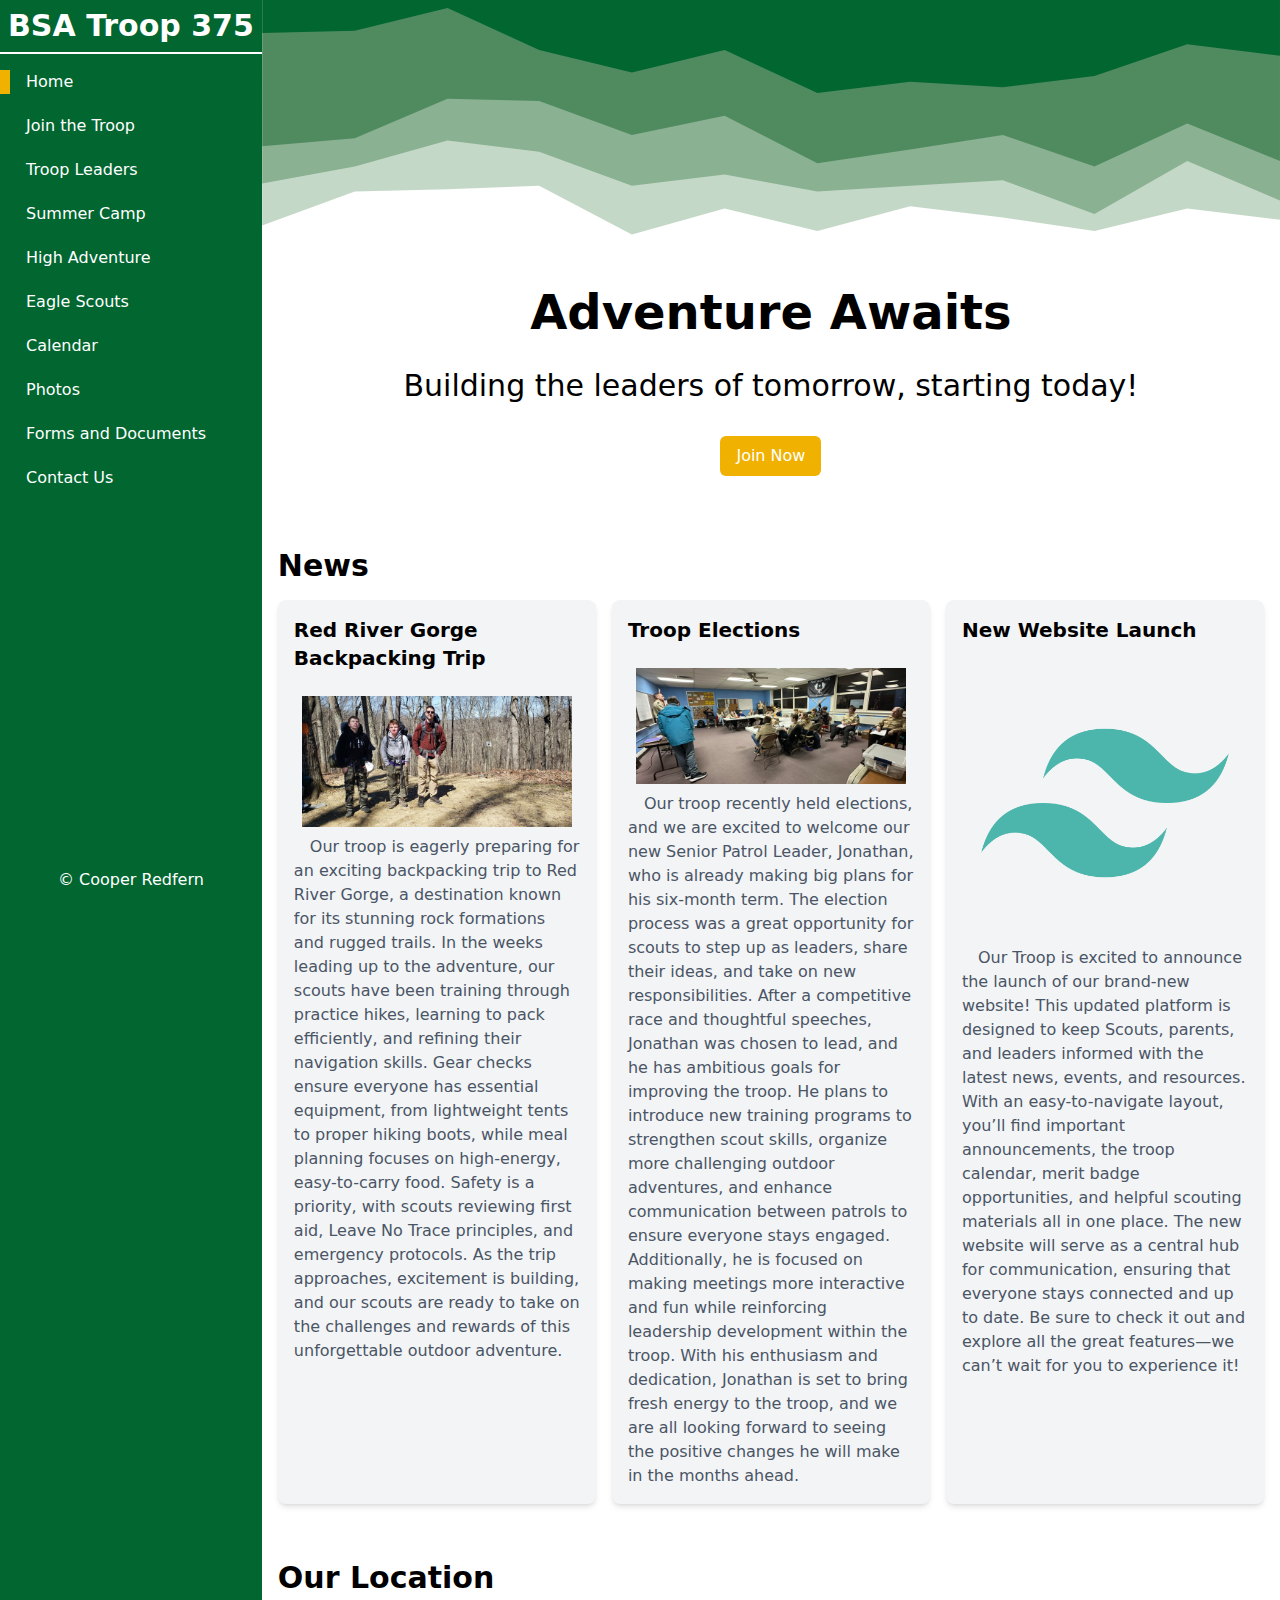
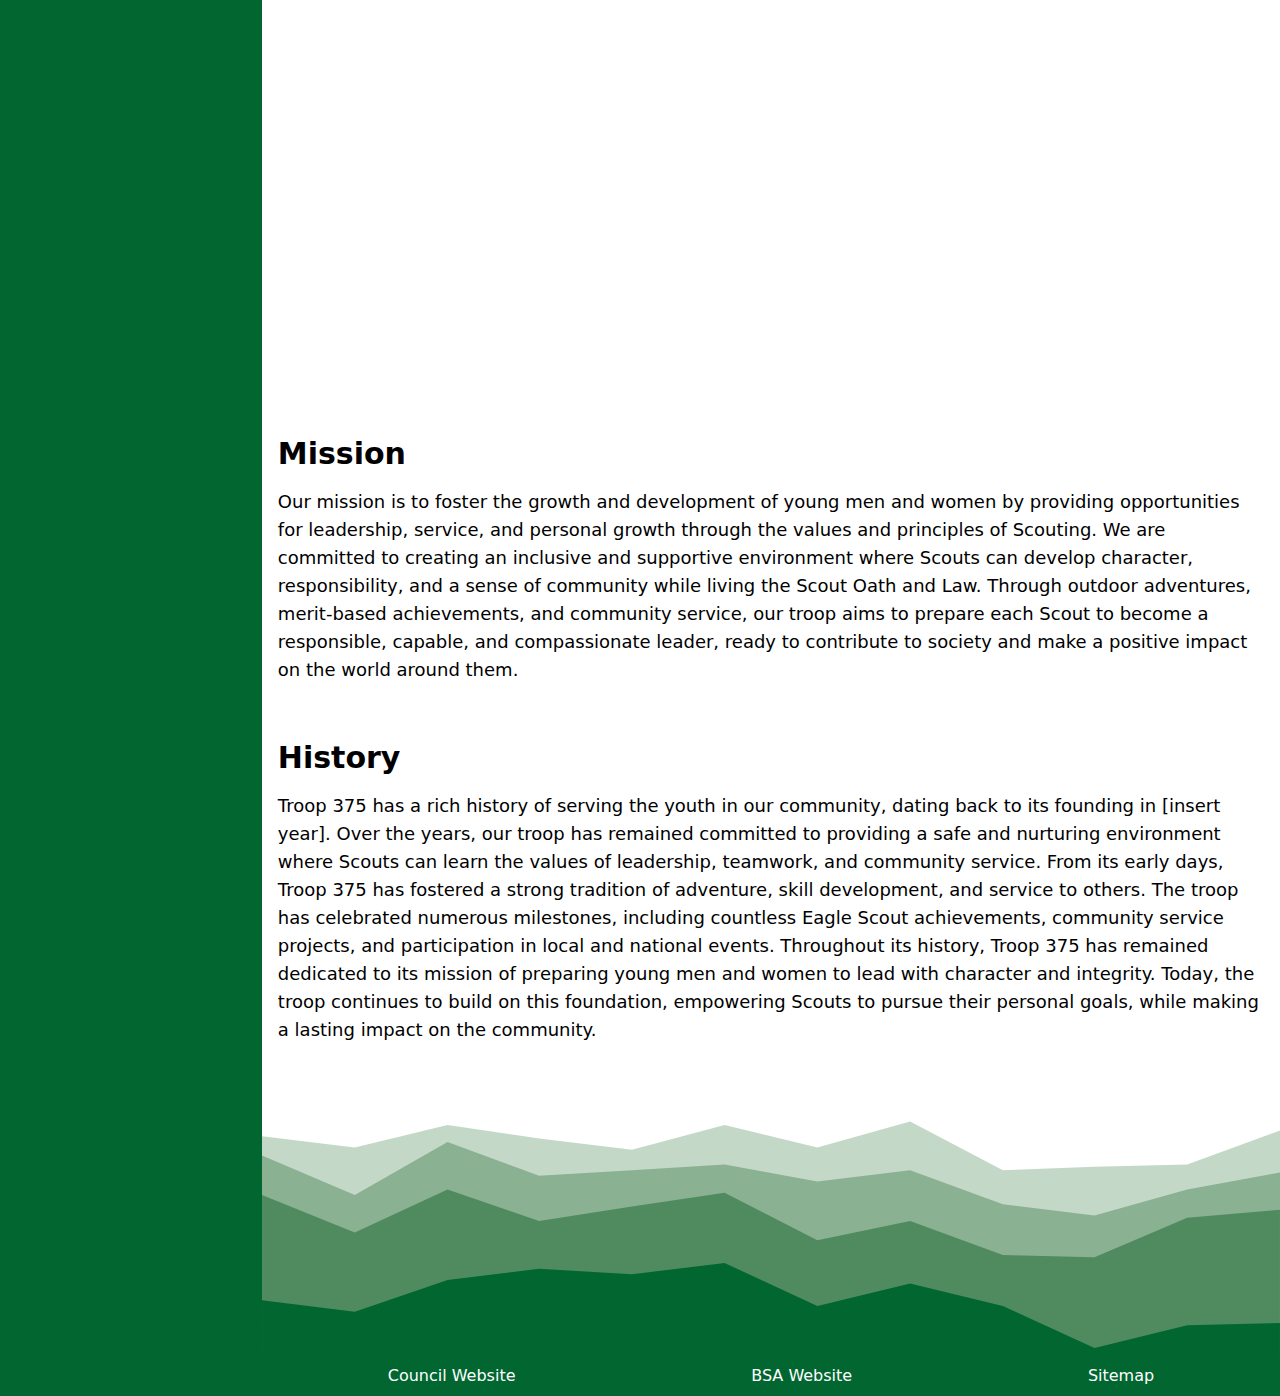
<file: index.html>
<!DOCTYPE html>
<html lang="en">
    <head>
        <meta charset="UTF-8">
        <meta name="viewport" content="width=device-width, initial-scale=1.0">
        <title>BSA Troop 375</title>
        <link rel="apple-touch-icon" sizes="180x180" href="assets/favicon/apple-touch-icon.png">
        <link rel="icon" type="image/png" sizes="32x32" href="assets/favicon/favicon-32x32.png">
        <link rel="icon" type="image/png" sizes="16x16" href="assets/favicon/favicon-16x16.png">
        <link rel="stylesheet" href="styles.css">
    </head>
    <body class="overflow-x-hidden bg-green-800">
        <!-- Flex Container -->
        <div class="flex flex-col md:flex-row">
            <!-- Navigation Container -->
            <nav class="flex-shrink-0 sticky top-0 z-2 md:h-screen w-screen md:w-auto text-white flex flex-col bg-green-800">
                <!-- Header -->
                <div class="flex items-center justify-between p-2 border-b-2">
                        <h1 class="font-bold text-3xl">BSA Troop 375</h1>
                        <svg xmlns="http://www.w3.org/2000/svg" fill="none" viewBox="0 0 24 24" stroke-width="1.5" stroke="currentColor" id="burger" class="mr-2 size-9 hover:scale-125 transition-transform duration-300 md:hidden">
                        <path stroke-linecap="round" stroke-linejoin="round" d="M3.75 6.75h16.5M3.75 12h16.5m-16.5 5.25h16.5" />
                        </svg>
                        <svg xmlns="http://www.w3.org/2000/svg" fill="none" viewBox="0 0 24 24" stroke-width="1.5" stroke="currentColor" id="close" class="mr-2 size-9 hidden hover:scale-125 transition-transform duration-300 md:hidden">
                        <path stroke-linecap="round" stroke-linejoin="round" d="M6 18 18 6M6 6l12 12" />
                        </svg>
                </div>
                <!-- Navigation -->
                <ul id="menu" class="hidden md:flex flex flex-col pt-4 pb-4 gap-5 flex-grow-1 overflow-y-auto">
                    <li class="border-l-10 border-yellow-500 pl-4"><a href="index.html" class="">Home</a></li>
                    <li class="border-l-10 border-green-800 pl-4"><a href="join.html" class="">Join the Troop</a></li>
                    <li class="border-l-10 border-green-800 pl-4"><a href="leaders.html" class="">Troop Leaders</a></li>
                    <li class="border-l-10 border-green-800 pl-4"><a href="camp.html" class="">Summer Camp</a></li>
                    <li class="border-l-10 border-green-800 pl-4"><a href="adventure.html" class="">High Adventure</a></li>
                    <li class="border-l-10 border-green-800 pl-4"><a href="eagle.html" class="">Eagle Scouts</a></li>
                    <li class="border-l-10 border-green-800 pl-4"><a href="calendar.html" class="">Calendar</a></li>
                    <li class="border-l-10 border-green-800 pl-4"><a href="photos.html" class="">Photos</a></li>
                    <li class="border-l-10 border-green-800 pl-4"><a href="forms.html" class="">Forms and Documents</a></li>
                    <li class="border-l-10 border-green-800 pl-4"><a href="contact.html" class="">Contact Us</a></li>
                </ul>
                <span class="text-center mb-2 hidden md:block">&COPY; Cooper Redfern</span>
            </nav>
            <!-- Main Container -->
            <main class="flex-grow-1">
                <div class="bg-white">
                    <!-- Advertisement -->
                    <!-- <section>
                        <div class="h-auto flex flex-wrap justify-around bg-green-800 p-2">
                            <img class="w-30" src="assets/images/roaddog.png" alt="">
                            <img class="w-30" src="assets/images/Dots.svg" alt="">
                            <img class="w-30" src="assets/images/mcantoshs.jpg" alt="">
                        </div>
                    </section> -->
                    <!-- Top Image -->
                    <section>
                        <div class="bg-[url('assets/images/peaks.svg')] w-full h-[20vw] rotate-180 bg-cover"></div>
                    </section>
                    <!-- Hero Section -->
                    <section>
                        <div class="flex flex-col items-center justify-center w-full p-4 mb-10">
                            <h1 class="font-bold text-5xl m-4 text-center">Adventure Awaits</h1>
                            <p class="m-4 text-3xl text-center">Building the leaders of tomorrow, starting today!</p>
                            <a href="join.html" class="m-4">
                              <button class="bg-yellow-500 text-white px-4 py-2 rounded-md hover:cursor-pointer hover:shadow-xl hover:scale-110 transition-all">
                                Join Now
                              </button>
                            </a>
                        </div>
                    </section>
                    <!-- News Cards -->
                    <section>
                        <div class="mb-10">
                            <h1 class="text-3xl font-bold ml-4">News</h1>
                            <div class="grid grid-cols-1 lg:grid-cols-3 gap-4 p-4">
                                <div class="bg-gray-100 rounded-lg shadow-md p-4 hover:shadow-lg transition">
                                    <h2 class="font-bold text-xl mb-4">Red River Gorge Backpacking Trip</h2>
                                    <img class="w-2/3 float-right lg:float-none lg:w-full p-2" src="assets/images/RedRiver.jpg" alt="">
                                    <p class="text-gray-600 indent-4">Our troop is eagerly preparing for an exciting backpacking trip to Red River Gorge, a destination known for its stunning rock formations and rugged trails. In the weeks leading up to the adventure, our scouts have been training through practice hikes, learning to pack efficiently, and refining their navigation skills. Gear checks ensure everyone has essential equipment, from lightweight tents to proper hiking boots, while meal planning focuses on high-energy, easy-to-carry food. Safety is a priority, with scouts reviewing first aid, Leave No Trace principles, and emergency protocols. As the trip approaches, excitement is building, and our scouts are ready to take on the challenges and rewards of this unforgettable outdoor adventure.</p>
                                </div>
                                <div class="bg-gray-100 rounded-lg shadow-md p-4 hover:shadow-lg transition">
                                    <h2 class="font-bold text-xl mb-4">Troop Elections</h2>
                                    <img class="w-2/3 float-right lg:float-none lg:w-full p-2" src="assets/images/Leaders.jpg" alt="">
                                    <p class="text-gray-600 indent-4">Our troop recently held elections, and we are excited to welcome our new Senior Patrol Leader, Jonathan, who is already making big plans for his six-month term. The election process was a great opportunity for scouts to step up as leaders, share their ideas, and take on new responsibilities. After a competitive race and thoughtful speeches, Jonathan was chosen to lead, and he has ambitious goals for improving the troop. He plans to introduce new training programs to strengthen scout skills, organize more challenging outdoor adventures, and enhance communication between patrols to ensure everyone stays engaged. Additionally, he is focused on making meetings more interactive and fun while reinforcing leadership development within the troop. With his enthusiasm and dedication, Jonathan is set to bring fresh energy to the troop, and we are all looking forward to seeing the positive changes he will make in the months ahead.</p>
                                </div>
                                <div class="bg-gray-100 rounded-lg shadow-md p-4 hover:shadow-lg transition">
                                    <h2 class="font-bold text-xl mb-4">New Website Launch</h2>
                                    <img class="w-1/3 float-right lg:float-none lg:w-full p-2" src="assets/images/tailwindcss.png" alt="">
                                    <p class="text-gray-600 indent-4">Our Troop is excited to announce the launch of our brand-new website! This updated platform is designed to keep Scouts, parents, and leaders informed with the latest news, events, and resources. With an easy-to-navigate layout, you’ll find important announcements, the troop calendar, merit badge opportunities, and helpful scouting materials all in one place. The new website will serve as a central hub for communication, ensuring that everyone stays connected and up to date. Be sure to check it out and explore all the great features—we can’t wait for you to experience it!</p>
                                </div>
                            </div>
                        </div>
                    </section>
                    <!-- Map -->
                    <section>
                        <div class="mb-10">
                            <h1 class="text-3xl font-bold ml-4">Our Location</h1>
                            <iframe src="https://www.google.com/maps/embed?pb=!1m18!1m12!1m3!1d6145.221884556439!2d-84.06645507283322!3d39.63596307364945!2m3!1f0!2f0!3f0!3m2!1i1024!2i768!4f13.1!3m3!1m2!1s0x884090500059340f%3A0x7acbdace2cad8927!2sBellbrook-Sugarcreek%20Community%20Support%20Center!5e0!3m2!1sen!2sus!4v1740744597173!5m2!1sen!2sus" width="600" class="h-100 w-full p-4" allowfullscreen="" loading="lazy" referrerpolicy="no-referrer-when-downgrade"></iframe>
                        </div>
                    </section>
                    <!-- Mission -->
                    <section>
                        <div class="mb-10">
                            <h1 class="text-3xl font-bold ml-4">Mission</h1>
                            <p class="text-lg p-4">Our mission is to foster the growth and development of young men and women by providing opportunities for leadership, service, and personal growth through the values and principles of Scouting. We are committed to creating an inclusive and supportive environment where Scouts can develop character, responsibility, and a sense of community while living the Scout Oath and Law. Through outdoor adventures, merit-based achievements, and community service, our troop aims to prepare each Scout to become a responsible, capable, and compassionate leader, ready to contribute to society and make a positive impact on the world around them.</p>
                        </div>
                    </section>
                    <!-- History -->
                    <section>
                        <div class="mb-10">
                            <h1 class="text-3xl font-bold ml-4">History</h1>
                            <p class="text-lg p-4">Troop 375 has a rich history of serving the youth in our community, dating back to its founding in [insert year]. Over the years, our troop has remained committed to providing a safe and nurturing environment where Scouts can learn the values of leadership, teamwork, and community service. From its early days, Troop 375 has fostered a strong tradition of adventure, skill development, and service to others. The troop has celebrated numerous milestones, including countless Eagle Scout achievements, community service projects, and participation in local and national events. Throughout its history, Troop 375 has remained dedicated to its mission of preparing young men and women to lead with character and integrity. Today, the troop continues to build on this foundation, empowering Scouts to pursue their personal goals, while making a lasting impact on the community.</p>
                        </div>
                    </section>
                    <!-- bottom Image -->
                    <section>
                        <div class="bg-[url('assets/images/peaks.svg')] w-full h-[20vw] bg-cover mt-10"></div>
                    </section>
                    <!-- Footer Links -->
                    <section>
                        <div class="bg-green-800 text-white p-2">
                            <ul class="flex justify-around">
                                <li><a href="https://tecumsehcouncil.org/">Council Website</a></li>
                                <li><a href="https://www.scouting.org/">BSA Website</a></li>
                                <li><a href="sitemap.html">Sitemap</a></li>
                            </ul>
                        </div>
                    </section>
                </div>
            </main>
        </div>
        <script src="script.js"></script>
    </body>
</html>
</file>
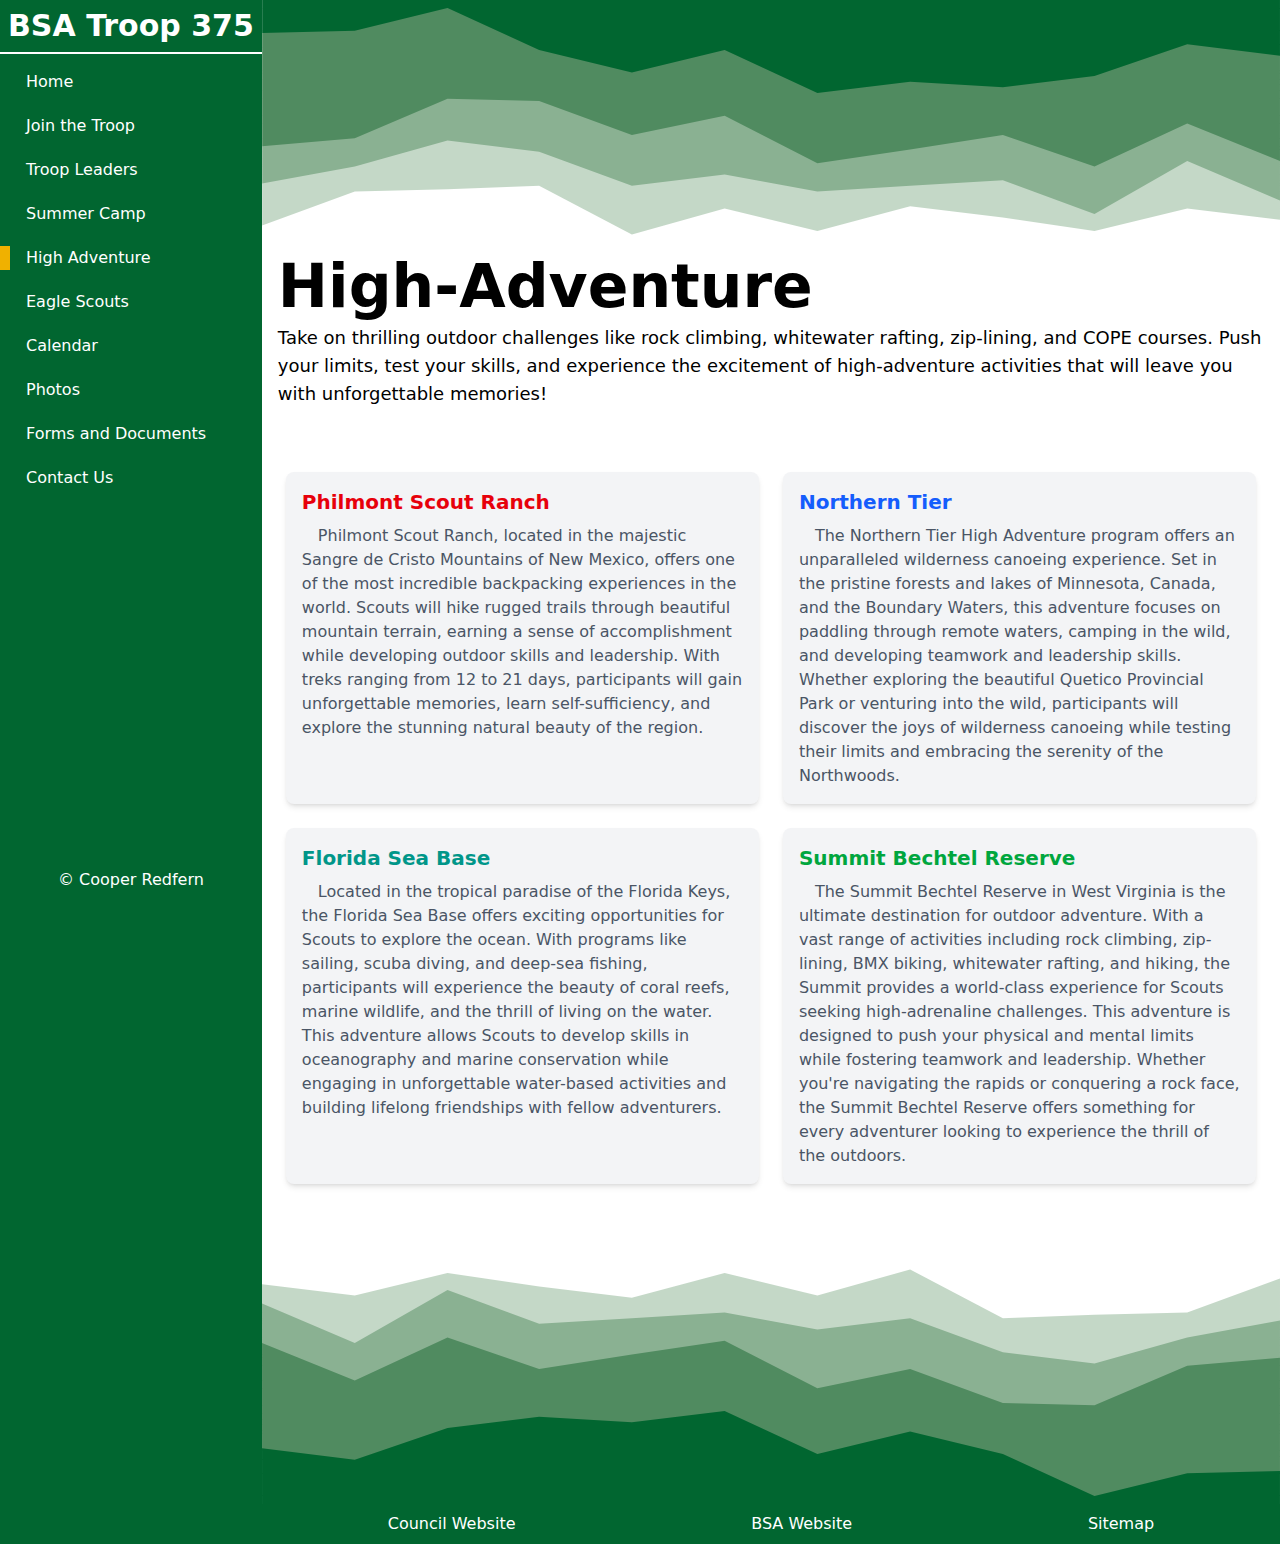
<file: adventure.html>
<!DOCTYPE html>
<html lang="en">
    <head>
        <meta charset="UTF-8">
        <meta name="viewport" content="width=device-width, initial-scale=1.0">
        <title>BSA Troop 375</title>
        <link rel="stylesheet" href="styles.css">
    </head>
    <body class="overflow-x-hidden bg-green-800">
        <!-- Flex Container -->
        <div class="flex flex-col md:flex-row">
            <!-- Navigation Container -->
            <nav class="flex-shrink-0">
                <div class="w-screen md:w-auto md:h-screen text-white flex flex-col sticky top-0 z-2 bg-green-800">
                    <!-- Header -->
                    <div class="flex items-center justify-between p-2 border-b-2">
                        <h1 class="font-bold text-3xl">BSA Troop 375</h1>
                        <svg xmlns="http://www.w3.org/2000/svg" fill="none" viewBox="0 0 24 24" stroke-width="1.5" stroke="currentColor" id="burger" class="mr-2 size-9 hover:scale-125 transition-transform duration-300 md:hidden">
                        <path stroke-linecap="round" stroke-linejoin="round" d="M3.75 6.75h16.5M3.75 12h16.5m-16.5 5.25h16.5" />
                        </svg>
                        <svg xmlns="http://www.w3.org/2000/svg" fill="none" viewBox="0 0 24 24" stroke-width="1.5" stroke="currentColor" id="close" class="mr-2 size-9 hidden hover:scale-125 transition-transform duration-300 md:hidden">
                        <path stroke-linecap="round" stroke-linejoin="round" d="M6 18 18 6M6 6l12 12" />
                        </svg>
                    </div>
                    <!-- Navigation -->
                    <ul id="menu" class="hidden md:flex flex flex-col pt-4 pb-4 gap-5 flex-grow-1 overflow-y-auto">
                        <li class="border-l-10 border-green-800 pl-4"><a href="index.html" class="">Home</a></li>
                        <li class="border-l-10 border-green-800 pl-4"><a href="join.html" class="">Join the Troop</a></li>
                        <li class="border-l-10 border-green-800 pl-4"><a href="leaders.html" class="">Troop Leaders</a></li>
                        <li class="border-l-10 border-green-800 pl-4"><a href="camp.html" class="">Summer Camp</a></li>
                        <li class="border-l-10 border-yellow-500 pl-4"><a href="adventure.html" class="">High Adventure</a></li>
                        <li class="border-l-10 border-green-800 pl-4"><a href="eagle.html" class="">Eagle Scouts</a></li>
                        <li class="border-l-10 border-green-800 pl-4"><a href="calendar.html" class="">Calendar</a></li>
                        <li class="border-l-10 border-green-800 pl-4"><a href="photos.html" class="">Photos</a></li>
                        <li class="border-l-10 border-green-800 pl-4"><a href="forms.html" class="">Forms and Documents</a></li>
                        <li class="border-l-10 border-green-800 pl-4"><a href="contact.html" class="">Contact Us</a></li>
                    </ul>
                    <span class="text-center mb-2 hidden md:block">&COPY; Cooper Redfern</span>
                </div>
            </nav>
            <!-- Main Container -->
            <main class="flex-grow-1">
                <div class="bg-white">
                    <!-- Top Image -->
                    <section>
                        <div class="bg-[url('assets/images/peaks.svg')] w-full h-[20vw] rotate-180 bg-cover"></div>
                    </section>
                    <!-- Intro Section -->
                    <section>
                        <div class="mb-10">
                            <h1 class="text-6xl font-bold ml-4 mb-2">High-Adventure</h1>
                            <p class="text-lg ml-4 mr-4">Take on thrilling outdoor challenges like rock climbing, whitewater rafting, zip-lining, and COPE courses. Push your limits, test your skills, and experience the excitement of high-adventure activities that will leave you with unforgettable memories!</p>
                        </div>
                    </section>
                    <!-- Cards -->
                    <section>
                        <div class="grid grid-cols-1 md:grid-cols-2 lg:grid-cols-2 gap-6 p-6">
                            <!-- Philmont Scout Ranch -->
                            <div class="bg-gray-100 rounded-lg shadow-md p-4 hover:shadow-lg transition">
                                <h2 class="font-bold text-xl mb-2 text-red-600">Philmont Scout Ranch</h2>
                                <p class="text-gray-600 indent-4">Philmont Scout Ranch, located in the majestic Sangre de Cristo Mountains of New Mexico, offers one of the most incredible backpacking experiences in the world. Scouts will hike rugged trails through beautiful mountain terrain, earning a sense of accomplishment while developing outdoor skills and leadership. With treks ranging from 12 to 21 days, participants will gain unforgettable memories, learn self-sufficiency, and explore the stunning natural beauty of the region.</p>
                            </div>

                            <!-- Northern Tier -->
                            <div class="bg-gray-100 rounded-lg shadow-md p-4 hover:shadow-lg transition">
                                <h2 class="font-bold text-xl mb-2 text-blue-600">Northern Tier</h2>
                                <p class="text-gray-600 indent-4">The Northern Tier High Adventure program offers an unparalleled wilderness canoeing experience. Set in the pristine forests and lakes of Minnesota, Canada, and the Boundary Waters, this adventure focuses on paddling through remote waters, camping in the wild, and developing teamwork and leadership skills. Whether exploring the beautiful Quetico Provincial Park or venturing into the wild, participants will discover the joys of wilderness canoeing while testing their limits and embracing the serenity of the Northwoods.</p>
                            </div>

                            <!-- Florida Sea Base -->
                            <div class="bg-gray-100 rounded-lg shadow-md p-4 hover:shadow-lg transition">
                                <h2 class="font-bold text-xl mb-2 text-teal-600">Florida Sea Base</h2>
                                <p class="text-gray-600 indent-4">Located in the tropical paradise of the Florida Keys, the Florida Sea Base offers exciting opportunities for Scouts to explore the ocean. With programs like sailing, scuba diving, and deep-sea fishing, participants will experience the beauty of coral reefs, marine wildlife, and the thrill of living on the water. This adventure allows Scouts to develop skills in oceanography and marine conservation while engaging in unforgettable water-based activities and building lifelong friendships with fellow adventurers.</p>
                            </div>

                            <!-- Summit Bechtel Reserve -->
                            <div class="bg-gray-100 rounded-lg shadow-md p-4 hover:shadow-lg transition">
                                <h2 class="font-bold text-xl mb-2 text-green-600">Summit Bechtel Reserve</h2>
                                <p class="text-gray-600 indent-4">The Summit Bechtel Reserve in West Virginia is the ultimate destination for outdoor adventure. With a vast range of activities including rock climbing, zip-lining, BMX biking, whitewater rafting, and hiking, the Summit provides a world-class experience for Scouts seeking high-adrenaline challenges. This adventure is designed to push your physical and mental limits while fostering teamwork and leadership. Whether you're navigating the rapids or conquering a rock face, the Summit Bechtel Reserve offers something for every adventurer looking to experience the thrill of the outdoors.</p>
                            </div>
                        </div>
                    </section>
                    <!-- bottom Image -->
                    <section>
                        <div class="bg-[url('assets/images/peaks.svg')] w-full h-[20vw] bg-cover mt-10"></div>
                    </section>
                    <!-- Footer Links -->
                    <section>
                        <div class="bg-green-800 text-white p-2">
                            <ul class="flex justify-around">
                                <li><a href="https://tecumsehcouncil.org/">Council Website</a></li>
                                <li><a href="https://www.scouting.org/">BSA Website</a></li>
                                <li><a href="sitemap.html">Sitemap</a></li>
                            </ul>
                        </div>
                    </section>
                </div>
            </main>
        </div>
        <script src="script.js"></script>
    </body>
</html>
</file>
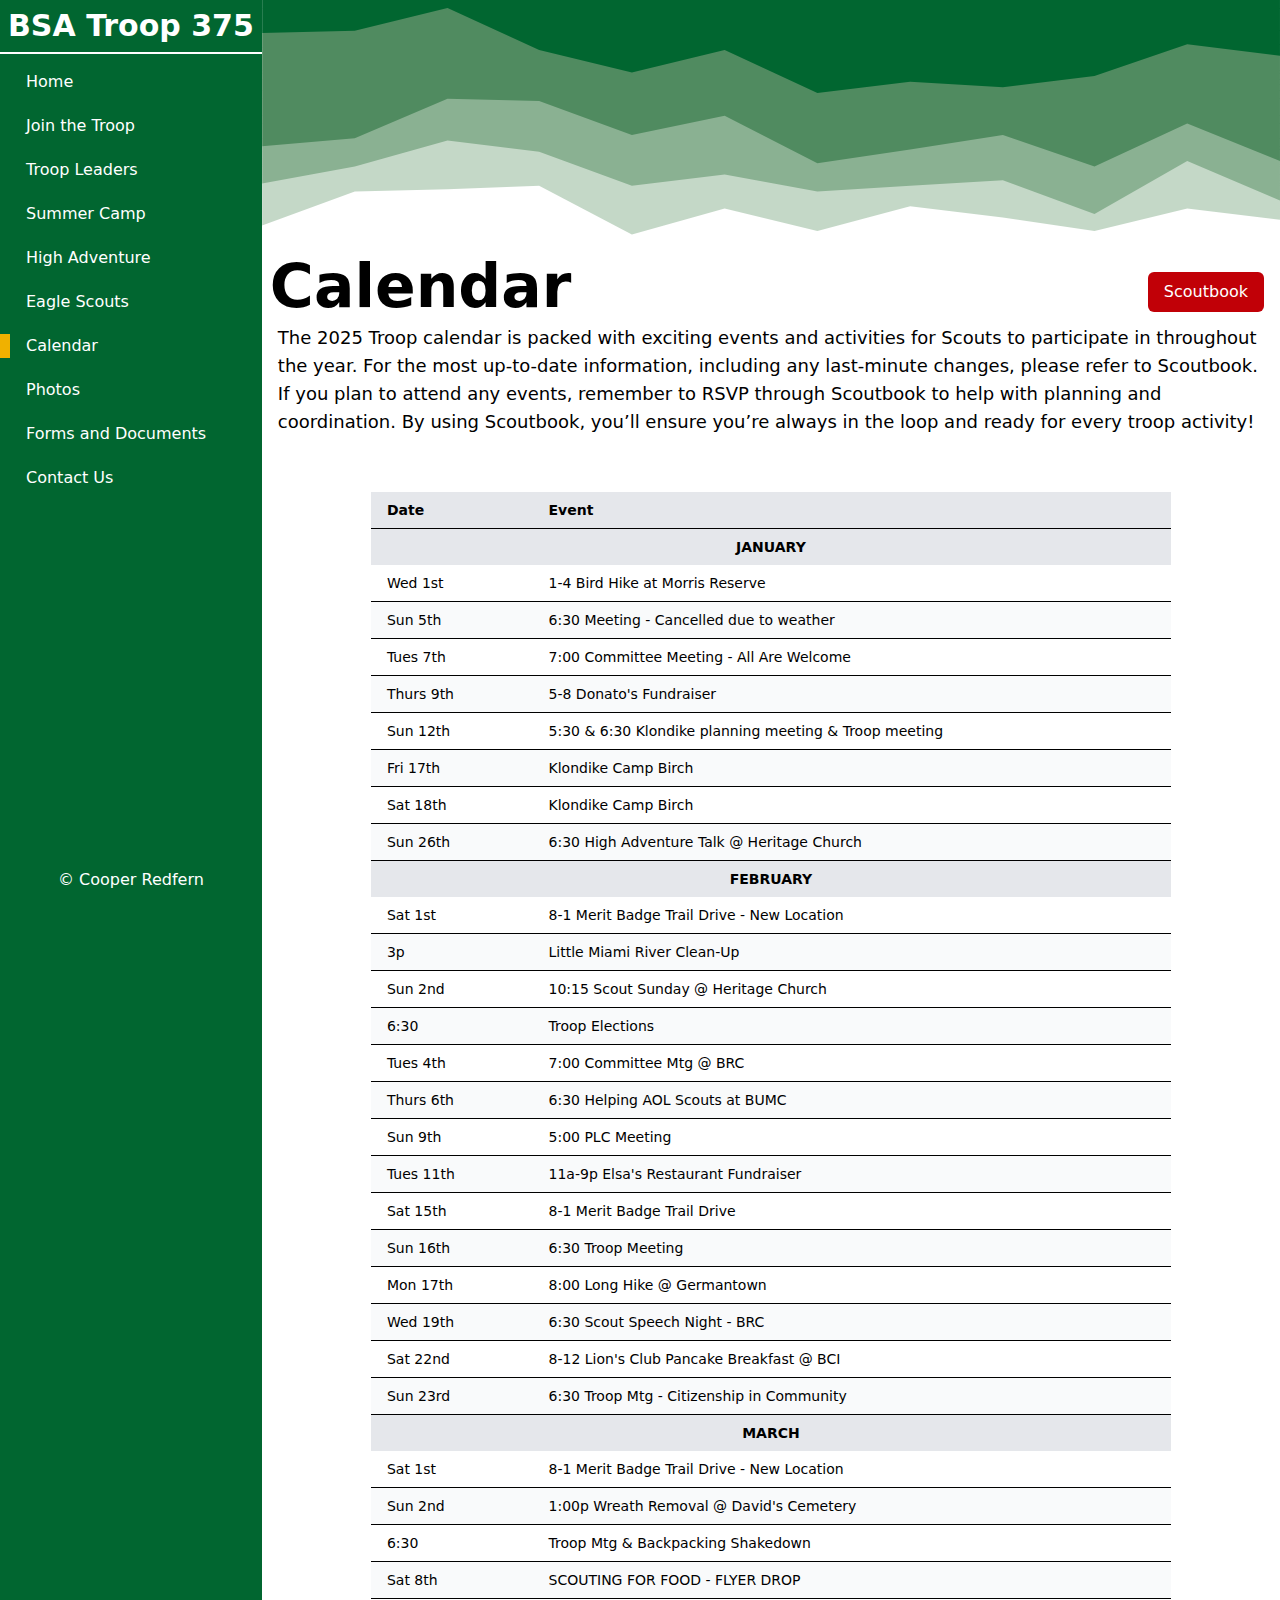
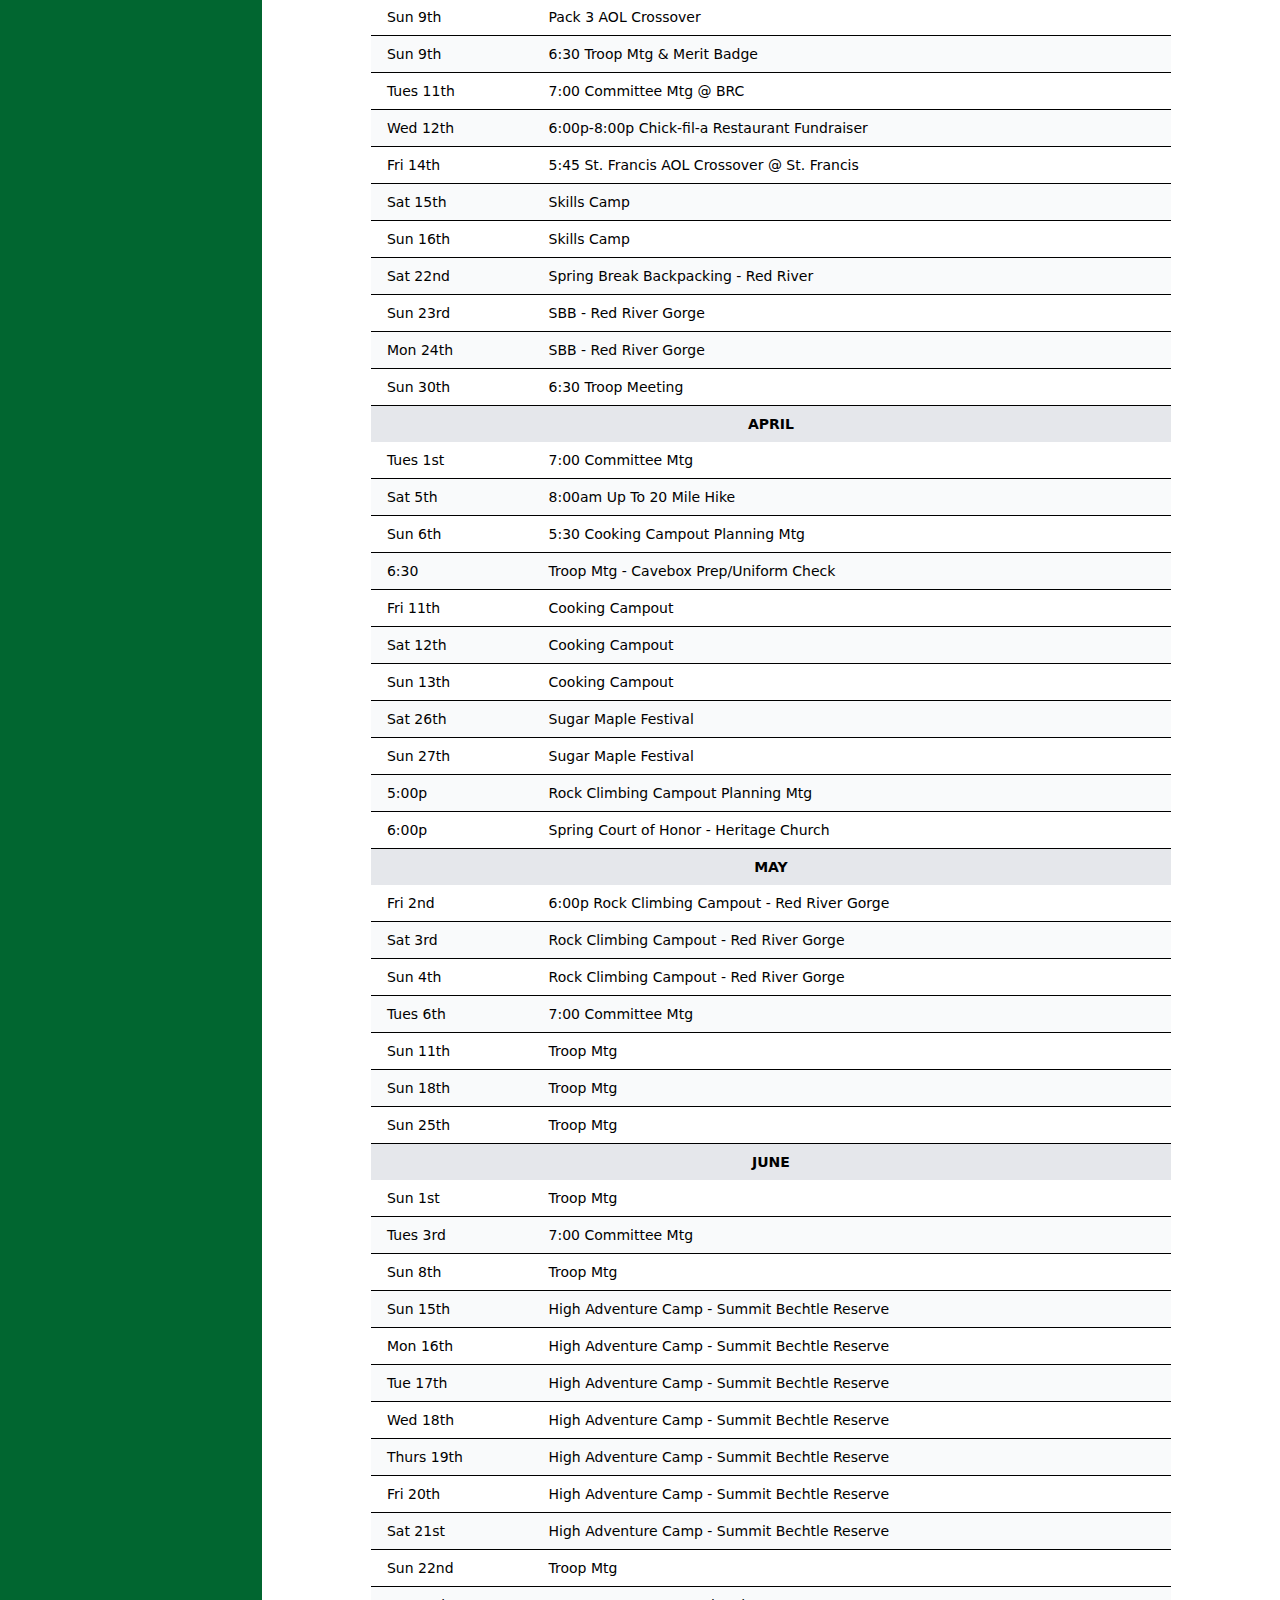
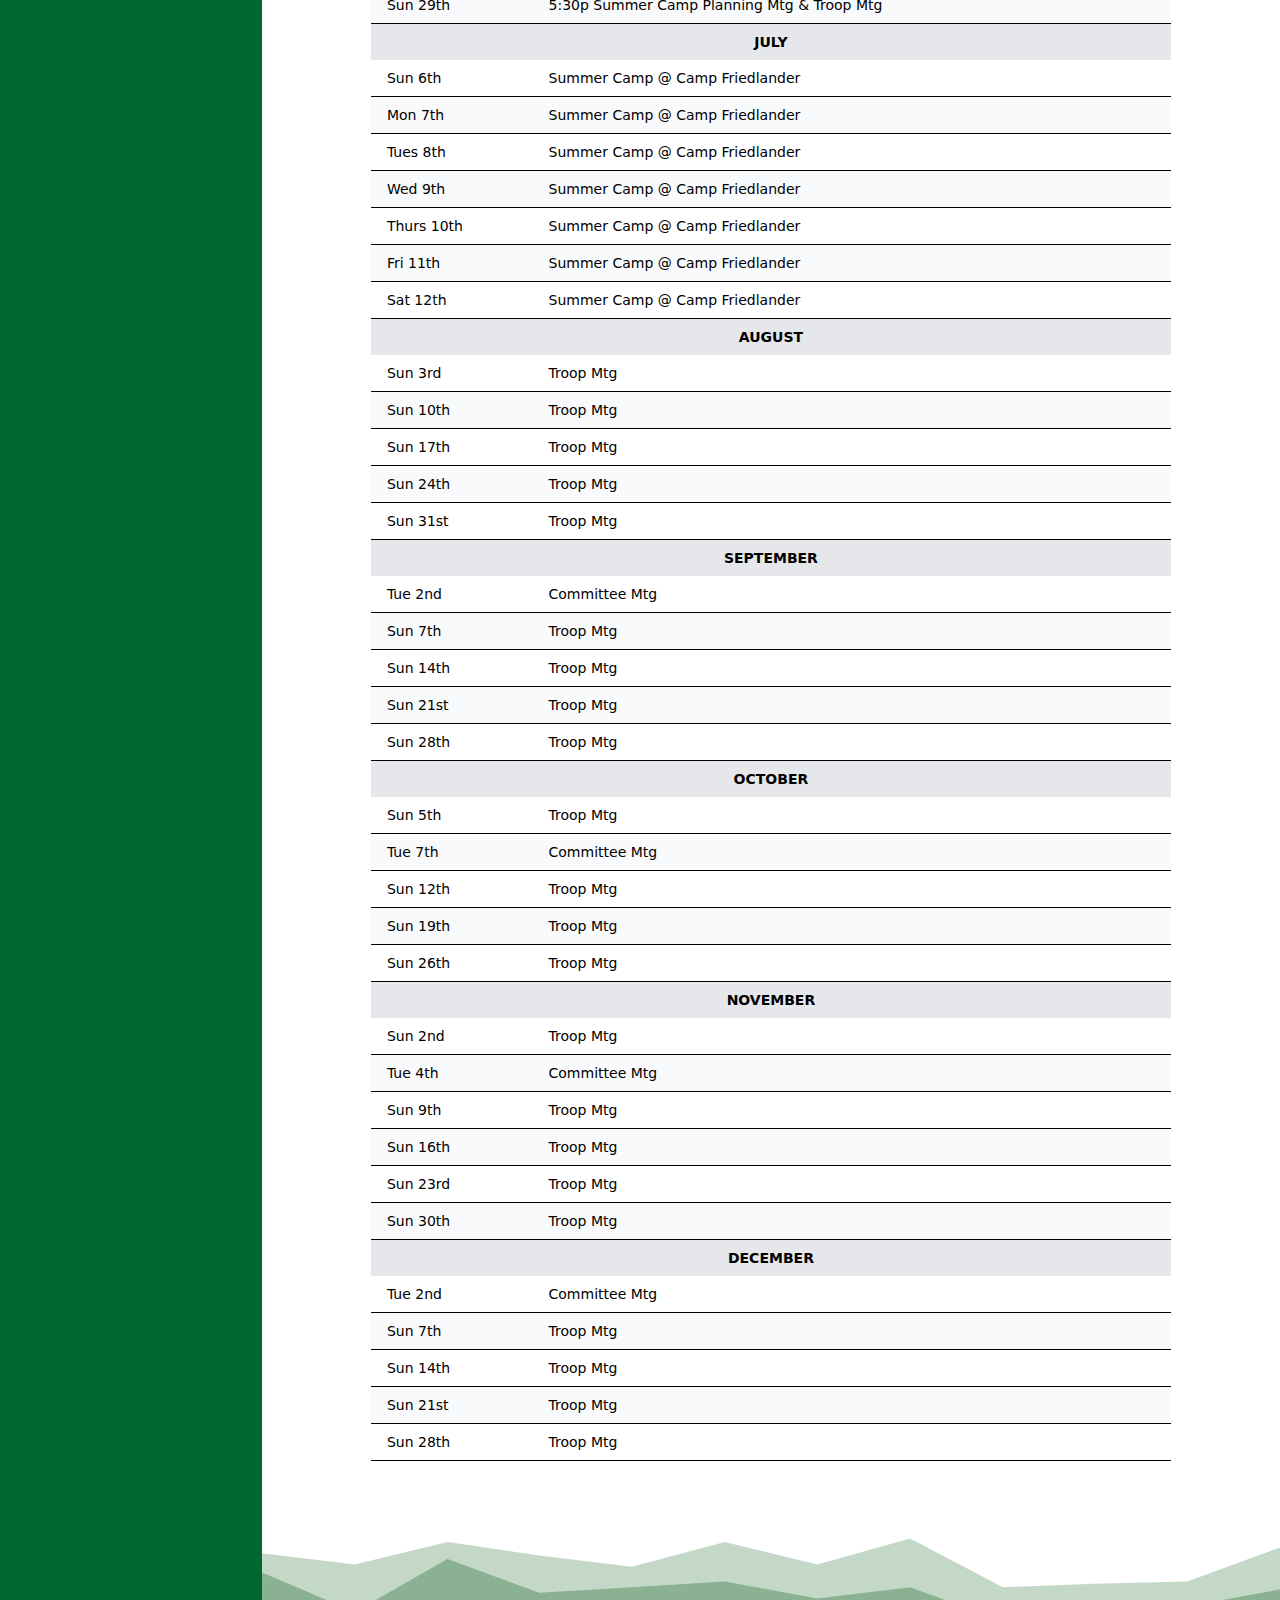
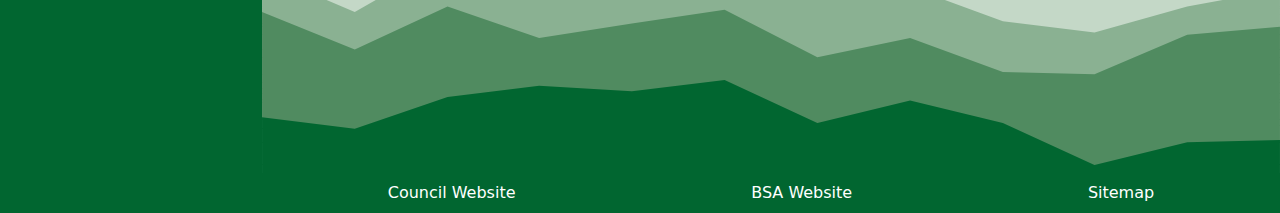
<file: calendar.html>
<!DOCTYPE html>
<html lang="en">
    <head>
        <meta charset="UTF-8">
        <meta name="viewport" content="width=device-width, initial-scale=1.0">
        <title>BSA Troop 375</title>
        <link rel="stylesheet" href="styles.css">
    </head>
    <body class="overflow-x-hidden bg-green-800">
        <!-- Flex Container -->
        <div class="flex flex-col md:flex-row">
            <!-- Navigation Container -->
            <nav class="flex-shrink-0">
                <div class="w-screen md:w-auto md:h-screen text-white flex flex-col sticky top-0 z-2 bg-green-800">
                    <!-- Header -->
                    <div class="flex items-center justify-between p-2 border-b-2">
                        <h1 class="font-bold text-3xl">BSA Troop 375</h1>
                        <svg xmlns="http://www.w3.org/2000/svg" fill="none" viewBox="0 0 24 24" stroke-width="1.5" stroke="currentColor" id="burger" class="mr-2 size-9 hover:scale-125 transition-transform duration-300 md:hidden">
                        <path stroke-linecap="round" stroke-linejoin="round" d="M3.75 6.75h16.5M3.75 12h16.5m-16.5 5.25h16.5" />
                        </svg>
                        <svg xmlns="http://www.w3.org/2000/svg" fill="none" viewBox="0 0 24 24" stroke-width="1.5" stroke="currentColor" id="close" class="mr-2 size-9 hidden hover:scale-125 transition-transform duration-300 md:hidden">
                        <path stroke-linecap="round" stroke-linejoin="round" d="M6 18 18 6M6 6l12 12" />
                        </svg>
                    </div>
                    <!-- Navigation -->
                    <ul id="menu" class="hidden md:flex flex flex-col pt-4 pb-4 gap-5 flex-grow-1 overflow-y-auto">
                        <li class="border-l-10 border-green-800 pl-4"><a href="index.html" class="">Home</a></li>
                        <li class="border-l-10 border-green-800 pl-4"><a href="join.html" class="">Join the Troop</a></li>
                        <li class="border-l-10 border-green-800 pl-4"><a href="leaders.html" class="">Troop Leaders</a></li>
                        <li class="border-l-10 border-green-800 pl-4"><a href="camp.html" class="">Summer Camp</a></li>
                        <li class="border-l-10 border-green-800 pl-4"><a href="adventure.html" class="">High Adventure</a></li>
                        <li class="border-l-10 border-green-800 pl-4"><a href="eagle.html" class="">Eagle Scouts</a></li>
                        <li class="border-l-10 border-yellow-500 pl-4"><a href="calendar.html" class="">Calendar</a></li>
                        <li class="border-l-10 border-green-800 pl-4"><a href="photos.html" class="">Photos</a></li>
                        <li class="border-l-10 border-green-800 pl-4"><a href="forms.html" class="">Forms and Documents</a></li>
                        <li class="border-l-10 border-green-800 pl-4"><a href="contact.html" class="">Contact Us</a></li>
                    </ul>
                    <span class="text-center mb-2 hidden md:block">&COPY; Cooper Redfern</span>
                </div>
            </nav>
            <!-- Main Container -->
            <main class="flex-grow-1">
                <div class="bg-white">
                    <!-- Top Image -->
                    <section>
                        <div class="bg-[url('assets/images/peaks.svg')] w-full h-[20vw] rotate-180 bg-cover"></div>
                    </section>
                    <!-- Inro section -->
                    <section>
                        <div class="mb-10">
                            <div class="flex ml-2 mb-2 justify-between flex-wrap gap-x-8">
                                <h1 class="text-6xl font-bold">Calendar</h1>
                                <a href="https://scoutbook.scouting.org" target="_blank" class="mr-4">
                                <button class="mt-4 bg-red-700 text-white px-4 py-2 rounded-md hover:cursor-pointer hover:shadow-xl hover:scale-110 transition-all">
                                    Scoutbook
                                </button>
                                </a>
                            </div>
                            <p class="text-lg ml-4 mr-4">The 2025 Troop calendar is packed with exciting events and activities for Scouts to participate in throughout the year. For the most up-to-date information, including any last-minute changes, please refer to Scoutbook. If you plan to attend any events, remember to RSVP through Scoutbook to help with planning and coordination. By using Scoutbook, you’ll ensure you’re always in the loop and ready for every troop activity!</p>
                        </div>
                    </section>
                    <!-- Calendar -->
                    <section>
                        <div class="overflow-x-auto p-4">
                          <table class="max-w-200 w-full mx-auto table-auto border-collapse text-sm md:text-md">
                            <thead>
                              <tr class="bg-gray-200">
                                <th class="px-4 py-2 border-b text-left">Date</th>
                                <th class="px-4 py-2 border-b text-left">Event</th>
                              </tr>
                            </thead>
                            <tbody>
                              <!-- January -->
                              <tr class="bg-gray-200">
                                <td colspan="2" class="px-4 py-2 font-semibold text-center">JANUARY</td>
                              </tr>
                              <tr class="bg-white border-b hover:bg-gray-100">
                                <td class="px-4 py-2">Wed 1st</td>
                                <td class="px-4 py-2">1-4 Bird Hike at Morris Reserve</td>
                              </tr>
                              <tr class="bg-gray-50 border-b hover:bg-gray-100">
                                <td class="px-4 py-2">Sun 5th</td>
                                <td class="px-4 py-2">6:30 Meeting - Cancelled due to weather</td>
                              </tr>
                              <tr class="bg-white border-b hover:bg-gray-100">
                                <td class="px-4 py-2">Tues 7th</td>
                                <td class="px-4 py-2">7:00 Committee Meeting - All Are Welcome</td>
                              </tr>
                              <tr class="bg-gray-50 border-b hover:bg-gray-100">
                                <td class="px-4 py-2">Thurs 9th</td>
                                <td class="px-4 py-2">5-8 Donato's Fundraiser</td>
                              </tr>
                              <tr class="bg-white border-b hover:bg-gray-100">
                                <td class="px-4 py-2">Sun 12th</td>
                                <td class="px-4 py-2">5:30 & 6:30 Klondike planning meeting & Troop meeting</td>
                              </tr>
                              <tr class="bg-gray-50 border-b hover:bg-gray-100">
                                <td class="px-4 py-2">Fri 17th</td>
                                <td class="px-4 py-2">Klondike Camp Birch</td>
                              </tr>
                              <tr class="bg-white border-b hover:bg-gray-100">
                                <td class="px-4 py-2">Sat 18th</td>
                                <td class="px-4 py-2">Klondike Camp Birch</td>
                              </tr>
                              <tr class="bg-gray-50 border-b hover:bg-gray-100">
                                <td class="px-4 py-2">Sun 26th</td>
                                <td class="px-4 py-2">6:30 High Adventure Talk @ Heritage Church</td>
                              </tr>

                              <!-- February -->
                              <tr class="bg-gray-200">
                                <td colspan="2" class="px-4 py-2 font-semibold text-center">FEBRUARY</td>
                              </tr>
                              <tr class="bg-white border-b hover:bg-gray-100">
                                <td class="px-4 py-2">Sat 1st</td>
                                <td class="px-4 py-2">8-1 Merit Badge Trail Drive - New Location</td>
                              </tr>
                              <tr class="bg-gray-50 border-b hover:bg-gray-100">
                                <td class="px-4 py-2">3p</td>
                                <td class="px-4 py-2">Little Miami River Clean-Up</td>
                              </tr>
                              <tr class="bg-white border-b hover:bg-gray-100">
                                <td class="px-4 py-2">Sun 2nd</td>
                                <td class="px-4 py-2">10:15 Scout Sunday @ Heritage Church</td>
                              </tr>
                              <tr class="bg-gray-50 border-b hover:bg-gray-100">
                                <td class="px-4 py-2">6:30</td>
                                <td class="px-4 py-2">Troop Elections</td>
                              </tr>
                              <tr class="bg-white border-b hover:bg-gray-100">
                                <td class="px-4 py-2">Tues 4th</td>
                                <td class="px-4 py-2">7:00 Committee Mtg @ BRC</td>
                              </tr>
                              <tr class="bg-gray-50 border-b hover:bg-gray-100">
                                <td class="px-4 py-2">Thurs 6th</td>
                                <td class="px-4 py-2">6:30 Helping AOL Scouts at BUMC</td>
                              </tr>
                              <tr class="bg-white border-b hover:bg-gray-100">
                                <td class="px-4 py-2">Sun 9th</td>
                                <td class="px-4 py-2">5:00 PLC Meeting</td>
                              </tr>
                              <tr class="bg-gray-50 border-b hover:bg-gray-100">
                                <td class="px-4 py-2">Tues 11th</td>
                                <td class="px-4 py-2">11a-9p Elsa's Restaurant Fundraiser</td>
                              </tr>
                              <tr class="bg-white border-b hover:bg-gray-100">
                                <td class="px-4 py-2">Sat 15th</td>
                                <td class="px-4 py-2">8-1 Merit Badge Trail Drive</td>
                              </tr>
                              <tr class="bg-gray-50 border-b hover:bg-gray-100">
                                <td class="px-4 py-2">Sun 16th</td>
                                <td class="px-4 py-2">6:30 Troop Meeting</td>
                              </tr>
                              <tr class="bg-white border-b hover:bg-gray-100">
                                <td class="px-4 py-2">Mon 17th</td>
                                <td class="px-4 py-2">8:00 Long Hike @ Germantown</td>
                              </tr>
                              <tr class="bg-gray-50 border-b hover:bg-gray-100">
                                <td class="px-4 py-2">Wed 19th</td>
                                <td class="px-4 py-2">6:30 Scout Speech Night - BRC</td>
                              </tr>
                              <tr class="bg-white border-b hover:bg-gray-100">
                                <td class="px-4 py-2">Sat 22nd</td>
                                <td class="px-4 py-2">8-12 Lion's Club Pancake Breakfast @ BCI</td>
                              </tr>
                              <tr class="bg-gray-50 border-b hover:bg-gray-100">
                                <td class="px-4 py-2">Sun 23rd</td>
                                <td class="px-4 py-2">6:30 Troop Mtg - Citizenship in Community</td>
                              </tr>
                              <!-- March -->
                                <tr class="bg-gray-200">
                                    <td colspan="2" class="px-4 py-2 font-semibold text-center">MARCH</td>
                                </tr>
                                <tr class="bg-white border-b hover:bg-gray-100">
                                    <td class="px-4 py-2">Sat 1st</td>
                                    <td class="px-4 py-2">8-1 Merit Badge Trail Drive - New Location</td>
                                </tr>
                                <tr class="bg-gray-50 border-b hover:bg-gray-100">
                                    <td class="px-4 py-2">Sun 2nd</td>
                                    <td class="px-4 py-2">1:00p Wreath Removal @ David's Cemetery</td>
                                </tr>
                                <tr class="bg-white border-b hover:bg-gray-100">
                                    <td class="px-4 py-2">6:30</td>
                                    <td class="px-4 py-2">Troop Mtg & Backpacking Shakedown</td>
                                </tr>
                                <tr class="bg-gray-50 border-b hover:bg-gray-100">
                                    <td class="px-4 py-2">Sat 8th</td>
                                    <td class="px-4 py-2">SCOUTING FOR FOOD - FLYER DROP</td>
                                </tr>
                                <tr class="bg-white border-b hover:bg-gray-100">
                                    <td class="px-4 py-2">Sun 9th</td>
                                    <td class="px-4 py-2">Pack 3 AOL Crossover</td>
                                </tr>
                                <tr class="bg-gray-50 border-b hover:bg-gray-100">
                                    <td class="px-4 py-2">Sun 9th</td>
                                    <td class="px-4 py-2">6:30 Troop Mtg & Merit Badge</td>
                                </tr>
                                <tr class="bg-white border-b hover:bg-gray-100">
                                    <td class="px-4 py-2">Tues 11th</td>
                                    <td class="px-4 py-2">7:00 Committee Mtg @ BRC</td>
                                </tr>
                                <tr class="bg-gray-50 border-b hover:bg-gray-100">
                                    <td class="px-4 py-2">Wed 12th</td>
                                    <td class="px-4 py-2">6:00p-8:00p Chick-fil-a Restaurant Fundraiser</td>
                                </tr>
                                <tr class="bg-white border-b hover:bg-gray-100">
                                    <td class="px-4 py-2">Fri 14th</td>
                                    <td class="px-4 py-2">5:45 St. Francis AOL Crossover @ St. Francis</td>
                                </tr>
                                <tr class="bg-gray-50 border-b hover:bg-gray-100">
                                    <td class="px-4 py-2">Sat 15th</td>
                                    <td class="px-4 py-2">Skills Camp</td>
                                </tr>
                                <tr class="bg-white border-b hover:bg-gray-100">
                                    <td class="px-4 py-2">Sun 16th</td>
                                    <td class="px-4 py-2">Skills Camp</td>
                                </tr>
                                <tr class="bg-gray-50 border-b hover:bg-gray-100">
                                    <td class="px-4 py-2">Sat 22nd</td>
                                    <td class="px-4 py-2">Spring Break Backpacking - Red River</td>
                                </tr>
                                <tr class="bg-white border-b hover:bg-gray-100">
                                    <td class="px-4 py-2">Sun 23rd</td>
                                    <td class="px-4 py-2">SBB - Red River Gorge</td>
                                </tr>
                                <tr class="bg-gray-50 border-b hover:bg-gray-100">
                                    <td class="px-4 py-2">Mon 24th</td>
                                    <td class="px-4 py-2">SBB - Red River Gorge</td>
                                </tr>
                                <tr class="bg-white border-b hover:bg-gray-100">
                                    <td class="px-4 py-2">Sun 30th</td>
                                    <td class="px-4 py-2">6:30 Troop Meeting</td>
                                </tr>

                                <!-- April -->
                                <tr class="bg-gray-200">
                                    <td colspan="2" class="px-4 py-2 font-semibold text-center">APRIL</td>
                                </tr>
                                <tr class="bg-white border-b hover:bg-gray-100">
                                    <td class="px-4 py-2">Tues 1st</td>
                                    <td class="px-4 py-2">7:00 Committee Mtg</td>
                                </tr>
                                <tr class="bg-gray-50 border-b hover:bg-gray-100">
                                    <td class="px-4 py-2">Sat 5th</td>
                                    <td class="px-4 py-2">8:00am Up To 20 Mile Hike</td>
                                </tr>
                                <tr class="bg-white border-b hover:bg-gray-100">
                                  <td class="px-4 py-2">Sun 6th</td>
                                  <td class="px-4 py-2">5:30 Cooking Campout Planning Mtg</td>
                                </tr>
                                <tr class="bg-gray-50 border-b hover:bg-gray-100">
                                  <td class="px-4 py-2">6:30</td>
                                  <td class="px-4 py-2">Troop Mtg - Cavebox Prep/Uniform Check</td>
                                </tr>
                                <tr class="bg-white border-b hover:bg-gray-100">
                                  <td class="px-4 py-2">Fri 11th</td>
                                  <td class="px-4 py-2">Cooking Campout</td>
                                </tr>
                                <tr class="bg-gray-50 border-b hover:bg-gray-100">
                                  <td class="px-4 py-2">Sat 12th</td>
                                  <td class="px-4 py-2">Cooking Campout</td>
                                </tr>
                                <tr class="bg-white border-b hover:bg-gray-100">
                                  <td class="px-4 py-2">Sun 13th</td>
                                  <td class="px-4 py-2">Cooking Campout</td>
                                </tr>
                                <tr class="bg-gray-50 border-b hover:bg-gray-100">
                                    <td class="px-4 py-2">Sat 26th</td>
                                    <td class="px-4 py-2">Sugar Maple Festival</td>
                                </tr>
                                <tr class="bg-white border-b hover:bg-gray-100">
                                    <td class="px-4 py-2">Sun 27th</td>
                                    <td class="px-4 py-2">Sugar Maple Festival</td>
                                </tr>
                                <tr class="bg-gray-50 border-b hover:bg-gray-100">
                                    <td class="px-4 py-2">5:00p</td>
                                    <td class="px-4 py-2">Rock Climbing Campout Planning Mtg</td>
                                </tr>
                                <tr class="bg-white border-b hover:bg-gray-100">
                                    <td class="px-4 py-2">6:00p</td>
                                    <td class="px-4 py-2">Spring Court of Honor - Heritage Church</td>
                                </tr>

                                <!-- May -->
                                <tr class="bg-gray-200">
                                    <td colspan="2" class="px-4 py-2 font-semibold text-center">MAY</td>
                                </tr>
                                <tr class="bg-white border-b hover:bg-gray-100">
                                    <td class="px-4 py-2">Fri 2nd</td>
                                    <td class="px-4 py-2">6:00p Rock Climbing Campout - Red River Gorge</td>
                                </tr>
                                <tr class="bg-gray-50 border-b hover:bg-gray-100">
                                    <td class="px-4 py-2">Sat 3rd</td>
                                    <td class="px-4 py-2">Rock Climbing Campout - Red River Gorge</td>
                                </tr>
                                <tr class="bg-white border-b hover:bg-gray-100">
                                    <td class="px-4 py-2">Sun 4th</td>
                                    <td class="px-4 py-2">Rock Climbing Campout - Red River Gorge</td>
                                </tr>
                                <tr class="bg-gray-50 border-b hover:bg-gray-100">
                                    <td class="px-4 py-2">Tues 6th</td>
                                    <td class="px-4 py-2">7:00 Committee Mtg</td>
                                </tr>
                                <tr class="bg-white border-b hover:bg-gray-100">
                                    <td class="px-4 py-2">Sun 11th</td>
                                    <td class="px-4 py-2">Troop Mtg</td>
                                </tr>
                                <tr class="bg-gray-50 border-b hover:bg-gray-100">
                                    <td class="px-4 py-2">Sun 18th</td>
                                    <td class="px-4 py-2">Troop Mtg</td>
                                </tr>
                                <tr class="bg-white border-b hover:bg-gray-100">
                                    <td class="px-4 py-2">Sun 25th</td>
                                    <td class="px-4 py-2">Troop Mtg</td>
                                </tr>

                                <!-- June -->
                                <tr class="bg-gray-200">
                                    <td colspan="2" class="px-4 py-2 font-semibold text-center">JUNE</td>
                                </tr>
                                <tr class="bg-white border-b hover:bg-gray-100">
                                    <td class="px-4 py-2">Sun 1st</td>
                                    <td class="px-4 py-2">Troop Mtg</td>
                                </tr>
                                <tr class="bg-gray-50 border-b hover:bg-gray-100">
                                    <td class="px-4 py-2">Tues 3rd</td>
                                    <td class="px-4 py-2">7:00 Committee Mtg</td>
                                </tr>
                                <tr class="bg-white border-b hover:bg-gray-100">
                                    <td class="px-4 py-2">Sun 8th</td>
                                    <td class="px-4 py-2">Troop Mtg</td>
                                </tr>
                                <tr class="bg-gray-50 border-b hover:bg-gray-100">
                                    <td class="px-4 py-2">Sun 15th</td>
                                    <td class="px-4 py-2">High Adventure Camp - Summit Bechtle Reserve</td>
                                </tr>
                                <tr class="bg-white border-b hover:bg-gray-100">
                                    <td class="px-4 py-2">Mon 16th</td>
                                    <td class="px-4 py-2">High Adventure Camp - Summit Bechtle Reserve</td>
                                </tr>
                                <tr class="bg-gray-50 border-b hover:bg-gray-100">
                                    <td class="px-4 py-2">Tue 17th</td>
                                    <td class="px-4 py-2">High Adventure Camp - Summit Bechtle Reserve</td>
                                </tr>
                                <tr class="bg-white border-b hover:bg-gray-100">
                                    <td class="px-4 py-2">Wed 18th</td>
                                    <td class="px-4 py-2">High Adventure Camp - Summit Bechtle Reserve</td>
                                </tr>
                                <tr class="bg-gray-50 border-b hover:bg-gray-100">
                                    <td class="px-4 py-2">Thurs 19th</td>
                                    <td class="px-4 py-2">High Adventure Camp - Summit Bechtle Reserve</td>
                                </tr>
                                <tr class="bg-white border-b hover:bg-gray-100">
                                    <td class="px-4 py-2">Fri 20th</td>
                                    <td class="px-4 py-2">High Adventure Camp - Summit Bechtle Reserve</td>
                                </tr>
                                <tr class="bg-gray-50 border-b hover:bg-gray-100">
                                    <td class="px-4 py-2">Sat 21st</td>
                                    <td class="px-4 py-2">High Adventure Camp - Summit Bechtle Reserve</td>
                                </tr>
                                <tr class="bg-white border-b hover:bg-gray-100">
                                    <td class="px-4 py-2">Sun 22nd</td>
                                    <td class="px-4 py-2">Troop Mtg</td>
                                </tr>
                                <tr class="bg-gray-50 border-b hover:bg-gray-100">
                                    <td class="px-4 py-2">Sun 29th</td>
                                    <td class="px-4 py-2">5:30p Summer Camp Planning Mtg & Troop Mtg</td>
                                </tr>
                                <!-- July -->
                                <tr class="bg-gray-200">
                                    <td colspan="2" class="px-4 py-2 font-semibold text-center">JULY</td>
                                </tr>
                                <tr class="bg-white border-b hover:bg-gray-100">
                                    <td class="px-4 py-2">Sun 6th</td>
                                    <td class="px-4 py-2">Summer Camp @ Camp Friedlander</td>
                                </tr>
                                <tr class="bg-gray-50 border-b hover:bg-gray-100">
                                    <td class="px-4 py-2">Mon 7th</td>
                                    <td class="px-4 py-2">Summer Camp @ Camp Friedlander</td>
                                </tr>
                                <tr class="bg-white border-b hover:bg-gray-100">
                                    <td class="px-4 py-2">Tues 8th</td>
                                    <td class="px-4 py-2">Summer Camp @ Camp Friedlander</td>
                                </tr>
                                <tr class="bg-gray-50 border-b hover:bg-gray-100">
                                    <td class="px-4 py-2">Wed 9th</td>
                                    <td class="px-4 py-2">Summer Camp @ Camp Friedlander</td>
                                </tr>
                                <tr class="bg-white border-b hover:bg-gray-100">
                                    <td class="px-4 py-2">Thurs 10th</td>
                                    <td class="px-4 py-2">Summer Camp @ Camp Friedlander</td>
                                </tr>
                                <tr class="bg-gray-50 border-b hover:bg-gray-100">
                                    <td class="px-4 py-2">Fri 11th</td>
                                    <td class="px-4 py-2">Summer Camp @ Camp Friedlander</td>
                                </tr>
                                <tr class="bg-white border-b hover:bg-gray-100">
                                    <td class="px-4 py-2">Sat 12th</td>
                                    <td class="px-4 py-2">Summer Camp @ Camp Friedlander</td>
                                </tr>

                                <!-- August -->
                                <tr class="bg-gray-200">
                                    <td colspan="2" class="px-4 py-2 font-semibold text-center">AUGUST</td>
                                </tr>
                                <tr class="bg-white border-b hover:bg-gray-100">
                                    <td class="px-4 py-2">Sun 3rd</td>
                                    <td class="px-4 py-2">Troop Mtg</td>
                                </tr>
                                <tr class="bg-gray-50 border-b hover:bg-gray-100">
                                    <td class="px-4 py-2">Sun 10th</td>
                                    <td class="px-4 py-2">Troop Mtg</td>
                                </tr>
                                <tr class="bg-white border-b hover:bg-gray-100">
                                    <td class="px-4 py-2">Sun 17th</td>
                                    <td class="px-4 py-2">Troop Mtg</td>
                                </tr>
                                <tr class="bg-gray-50 border-b hover:bg-gray-100">
                                    <td class="px-4 py-2">Sun 24th</td>
                                    <td class="px-4 py-2">Troop Mtg</td>
                                </tr>
                                <tr class="bg-white border-b hover:bg-gray-100">
                                    <td class="px-4 py-2">Sun 31st</td>
                                    <td class="px-4 py-2">Troop Mtg</td>
                                </tr>
                                <tr class="bg-gray-200">
                                  <td colspan="2" class="px-4 py-2 font-semibold text-center">SEPTEMBER</td>
                                </tr>
                                <tr class="bg-white border-b hover:bg-gray-100">
                                  <td class="px-4 py-2">Tue 2nd</td>
                                  <td class="px-4 py-2">Committee Mtg</td>
                                </tr>
                                <tr class="bg-gray-50 border-b hover:bg-gray-100">
                                  <td class="px-4 py-2">Sun 7th</td>
                                  <td class="px-4 py-2">Troop Mtg</td>
                                </tr>
                                <tr class="bg-white border-b hover:bg-gray-100">
                                  <td class="px-4 py-2">Sun 14th</td>
                                  <td class="px-4 py-2">Troop Mtg</td>
                                </tr>
                                <tr class="bg-gray-50 border-b hover:bg-gray-100">
                                  <td class="px-4 py-2">Sun 21st</td>
                                  <td class="px-4 py-2">Troop Mtg</td>
                                </tr>
                                <tr class="bg-white border-b hover:bg-gray-100">
                                  <td class="px-4 py-2">Sun 28th</td>
                                  <td class="px-4 py-2">Troop Mtg</td>
                                </tr>

                                <!-- October -->
                                <tr class="bg-gray-200">
                                  <td colspan="2" class="px-4 py-2 font-semibold text-center">OCTOBER</td>
                                </tr>
                                <tr class="bg-white border-b hover:bg-gray-100">
                                  <td class="px-4 py-2">Sun 5th</td>
                                  <td class="px-4 py-2">Troop Mtg</td>
                                </tr>
                                <tr class="bg-gray-50 border-b hover:bg-gray-100">
                                  <td class="px-4 py-2">Tue 7th</td>
                                  <td class="px-4 py-2">Committee Mtg</td>
                                </tr>
                                <tr class="bg-white border-b hover:bg-gray-100">
                                  <td class="px-4 py-2">Sun 12th</td>
                                  <td class="px-4 py-2">Troop Mtg</td>
                                </tr>
                                <tr class="bg-gray-50 border-b hover:bg-gray-100">
                                  <td class="px-4 py-2">Sun 19th</td>
                                  <td class="px-4 py-2">Troop Mtg</td>
                                </tr>
                                <tr class="bg-white border-b hover:bg-gray-100">
                                  <td class="px-4 py-2">Sun 26th</td>
                                  <td class="px-4 py-2">Troop Mtg</td>
                                </tr>
                                <!-- November -->
                                <tr class="bg-gray-200">
                                  <td colspan="2" class="px-4 py-2 font-semibold text-center">NOVEMBER</td>
                                </tr>
                                <tr class="bg-white border-b hover:bg-gray-100">
                                  <td class="px-4 py-2">Sun 2nd</td>
                                  <td class="px-4 py-2">Troop Mtg</td>
                                </tr>
                                <tr class="bg-gray-50 border-b hover:bg-gray-100">
                                  <td class="px-4 py-2">Tue 4th</td>
                                  <td class="px-4 py-2">Committee Mtg</td>
                                </tr>
                                <tr class="bg-white border-b hover:bg-gray-100">
                                  <td class="px-4 py-2">Sun 9th</td>
                                  <td class="px-4 py-2">Troop Mtg</td>
                                </tr>
                                <tr class="bg-gray-50 border-b hover:bg-gray-100">
                                  <td class="px-4 py-2">Sun 16th</td>
                                  <td class="px-4 py-2">Troop Mtg</td>
                                </tr>
                                <tr class="bg-white border-b hover:bg-gray-100">
                                  <td class="px-4 py-2">Sun 23rd</td>
                                  <td class="px-4 py-2">Troop Mtg</td>
                                </tr>
                                <tr class="bg-gray-50 border-b hover:bg-gray-100">
                                  <td class="px-4 py-2">Sun 30th</td>
                                  <td class="px-4 py-2">Troop Mtg</td>
                                </tr>

                                <!-- December -->
                                <tr class="bg-gray-200">
                                  <td colspan="2" class="px-4 py-2 font-semibold text-center">DECEMBER</td>
                                </tr>
                                <tr class="bg-white border-b hover:bg-gray-100">
                                  <td class="px-4 py-2">Tue 2nd</td>
                                  <td class="px-4 py-2">Committee Mtg</td>
                                </tr>
                                <tr class="bg-gray-50 border-b hover:bg-gray-100">
                                  <td class="px-4 py-2">Sun 7th</td>
                                  <td class="px-4 py-2">Troop Mtg</td>
                                </tr>
                                <tr class="bg-white border-b hover:bg-gray-100">
                                  <td class="px-4 py-2">Sun 14th</td>
                                  <td class="px-4 py-2">Troop Mtg</td>
                                </tr>
                                <tr class="bg-gray-50 border-b hover:bg-gray-100">
                                  <td class="px-4 py-2">Sun 21st</td>
                                  <td class="px-4 py-2">Troop Mtg</td>
                                </tr>
                                <tr class="bg-white border-b hover:bg-gray-100">
                                  <td class="px-4 py-2">Sun 28th</td>
                                  <td class="px-4 py-2">Troop Mtg</td>
                                </tr>
                            </tbody>
                          </table>
                        </div>
                    </section>
                    <!-- bottom Image -->
                    <section>
                        <div class="bg-[url('assets/images/peaks.svg')] w-full h-[20vw] bg-cover mt-10"></div>
                    </section>
                    <!-- Footer Links -->
                    <section>
                        <div class="bg-green-800 text-white p-2">
                            <ul class="flex justify-around">
                                <li><a href="https://tecumsehcouncil.org/">Council Website</a></li>
                                <li><a href="https://www.scouting.org/">BSA Website</a></li>
                                <li><a href="sitemap.html">Sitemap</a></li>
                            </ul>
                        </div>
                    </section>
                </div>
            </main>
        </div>
        <script src="script.js"></script>
    </body>
</html>
</file>
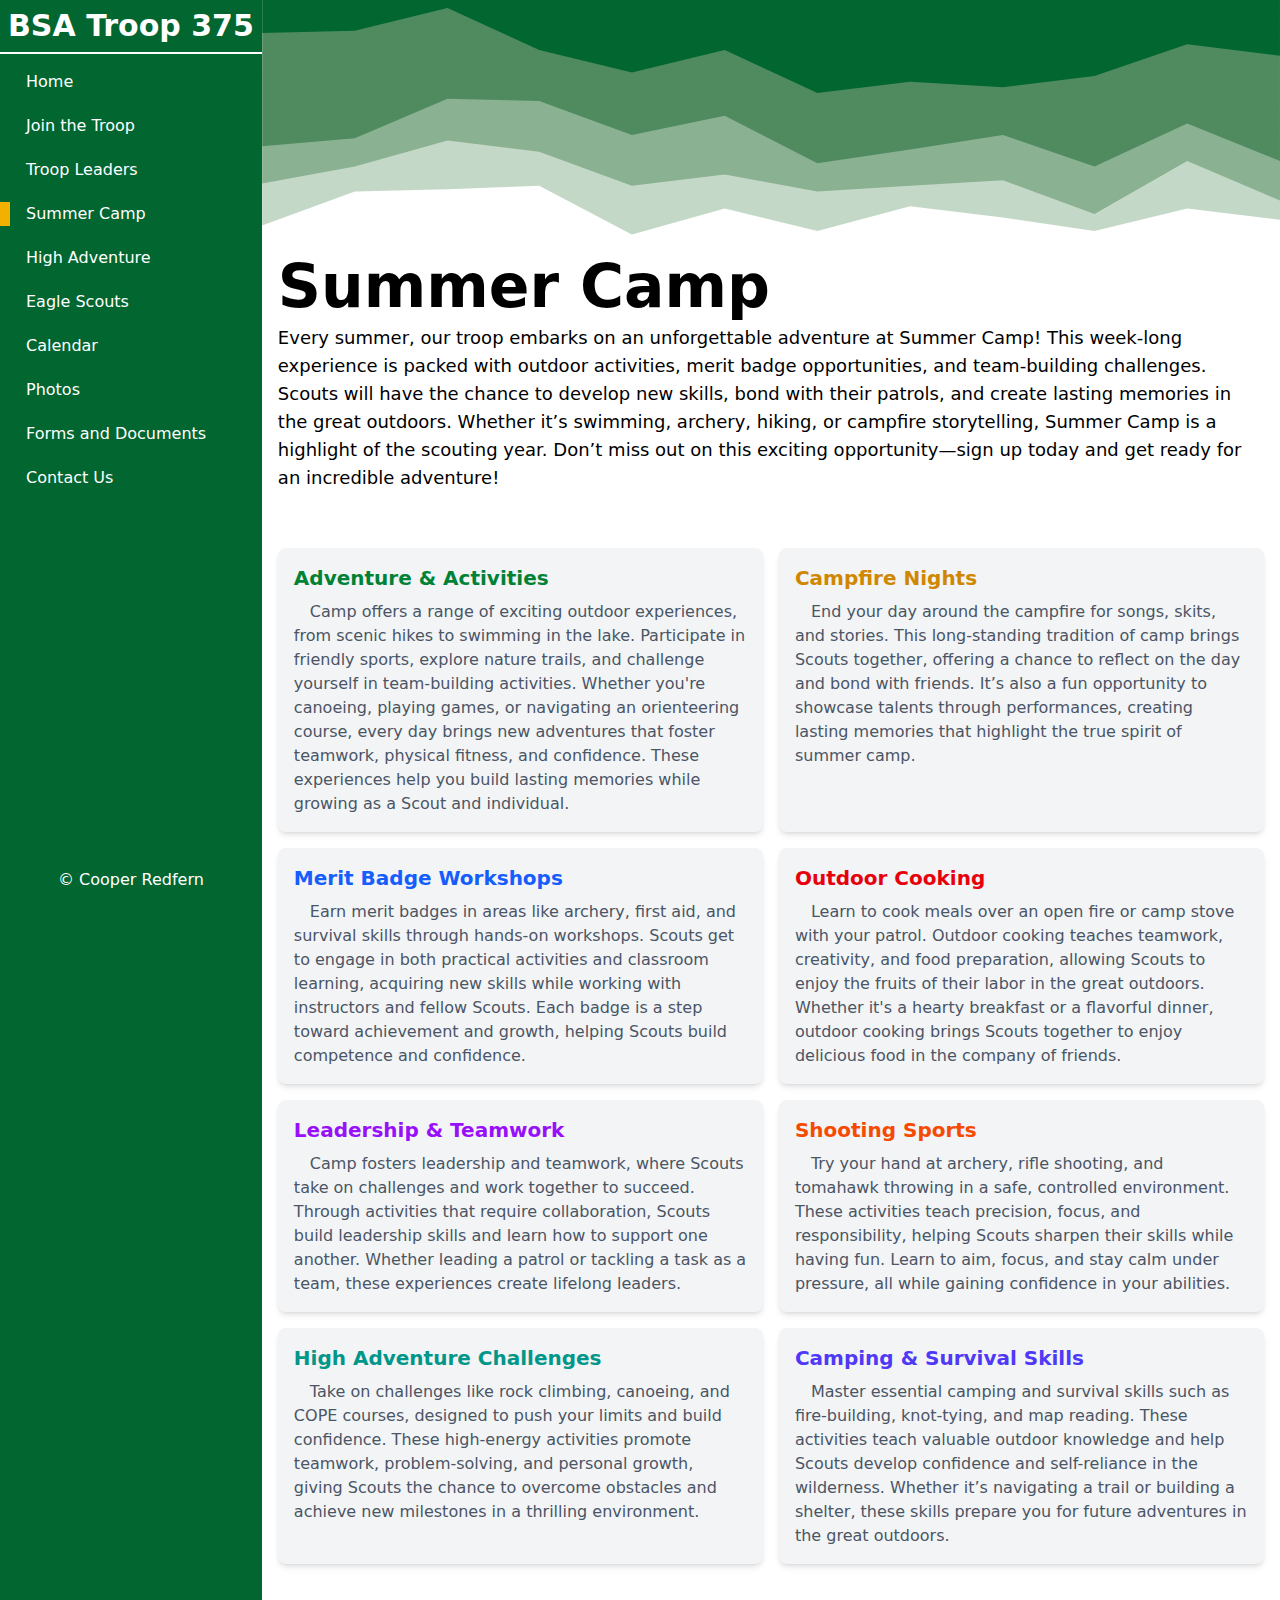
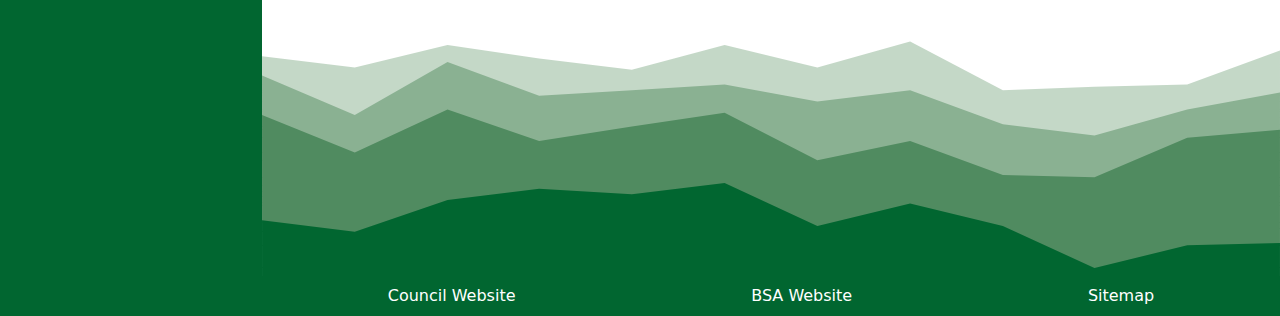
<file: camp.html>
<!DOCTYPE html>
<html lang="en">
    <head>
        <meta charset="UTF-8">
        <meta name="viewport" content="width=device-width, initial-scale=1.0">
        <title>BSA Troop 375</title>
        <link rel="stylesheet" href="styles.css">
    </head>
    <body class="overflow-x-hidden bg-green-800">
        <!-- Flex Container -->
        <div class="flex flex-col md:flex-row">
            <!-- Navigation Container -->
            <nav class="flex-shrink-0">
                <div class="w-screen md:w-auto md:h-screen text-white flex flex-col sticky top-0 z-2 bg-green-800">
                    <!-- Header -->
                    <div class="flex items-center justify-between p-2 border-b-2">
                        <h1 class="font-bold text-3xl">BSA Troop 375</h1>
                        <svg xmlns="http://www.w3.org/2000/svg" fill="none" viewBox="0 0 24 24" stroke-width="1.5" stroke="currentColor" id="burger" class="mr-2 size-9 hover:scale-125 transition-transform duration-300 md:hidden">
                        <path stroke-linecap="round" stroke-linejoin="round" d="M3.75 6.75h16.5M3.75 12h16.5m-16.5 5.25h16.5" />
                        </svg>
                        <svg xmlns="http://www.w3.org/2000/svg" fill="none" viewBox="0 0 24 24" stroke-width="1.5" stroke="currentColor" id="close" class="mr-2 size-9 hidden hover:scale-125 transition-transform duration-300 md:hidden">
                        <path stroke-linecap="round" stroke-linejoin="round" d="M6 18 18 6M6 6l12 12" />
                        </svg>
                    </div>
                    <!-- Navigation -->
                    <ul id="menu" class="hidden md:flex flex flex-col pt-4 pb-4 gap-5 flex-grow-1 overflow-y-auto">
                        <li class="border-l-10 border-green-800 pl-4"><a href="index.html" class="">Home</a></li>
                        <li class="border-l-10 border-green-800 pl-4"><a href="join.html" class="">Join the Troop</a></li>
                        <li class="border-l-10 border-green-800 pl-4"><a href="leaders.html" class="">Troop Leaders</a></li>
                        <li class="border-l-10 border-yellow-500 pl-4"><a href="camp.html" class="">Summer Camp</a></li>
                        <li class="border-l-10 border-green-800 pl-4"><a href="adventure.html" class="">High Adventure</a></li>
                        <li class="border-l-10 border-green-800 pl-4"><a href="eagle.html" class="">Eagle Scouts</a></li>
                        <li class="border-l-10 border-green-800 pl-4"><a href="calendar.html" class="">Calendar</a></li>
                        <li class="border-l-10 border-green-800 pl-4"><a href="photos.html" class="">Photos</a></li>
                        <li class="border-l-10 border-green-800 pl-4"><a href="forms.html" class="">Forms and Documents</a></li>
                        <li class="border-l-10 border-green-800 pl-4"><a href="contact.html" class="">Contact Us</a></li>
                    </ul>
                    <span class="text-center mb-2 hidden md:block">&COPY; Cooper Redfern</span>
                </div>
            </nav>
            <!-- Main Container -->
            <main class="flex-grow-1">
                <div class="bg-white">
                    <!-- Top Image -->
                    <section>
                        <div class="bg-[url('assets/images/peaks.svg')] w-full h-[20vw] rotate-180 bg-cover"></div>
                    </section>
                    <!-- Intro Section -->
                    <section>
                        <div class="mb-10">
                            <h1 class="text-6xl font-bold ml-4 mb-2">Summer Camp</h1>
                            <p class="text-lg ml-4 mr-4">Every summer, our troop embarks on an unforgettable adventure at Summer Camp! This week-long experience is packed with outdoor activities, merit badge opportunities, and team-building challenges. Scouts will have the chance to develop new skills, bond with their patrols, and create lasting memories in the great outdoors. Whether it’s swimming, archery, hiking, or campfire storytelling, Summer Camp is a highlight of the scouting year. Don’t miss out on this exciting opportunity—sign up today and get ready for an incredible adventure!</p>
                        </div>
                    </section>
                    <!-- Cards -->
                    <section>
                        <div class="grid grid-cols-1 lg:grid-cols-2 gap-4 p-4">
                            <div class="bg-gray-100 rounded-lg shadow-md p-4 hover:shadow-lg transition">
                                <h2 class="font-bold text-xl mb-2 text-green-700">Adventure & Activities</h2>
                                <p class="text-gray-600 indent-4">Camp offers a range of exciting outdoor experiences, from scenic hikes to swimming in the lake. Participate in friendly sports, explore nature trails, and challenge yourself in team-building activities. Whether you're canoeing, playing games, or navigating an orienteering course, every day brings new adventures that foster teamwork, physical fitness, and confidence. These experiences help you build lasting memories while growing as a Scout and individual.</p>
                            </div>
                            <div class="bg-gray-100 rounded-lg shadow-md p-4 hover:shadow-lg transition">
                                <h2 class="font-bold text-xl mb-2 text-yellow-600">Campfire Nights</h2>
                                <p class="text-gray-600 indent-4">End your day around the campfire for songs, skits, and stories. This long-standing tradition of camp brings Scouts together, offering a chance to reflect on the day and bond with friends. It’s also a fun opportunity to showcase talents through performances, creating lasting memories that highlight the true spirit of summer camp.</p>
                            </div>
                            <div class="bg-gray-100 rounded-lg shadow-md p-4 hover:shadow-lg transition">
                                <h2 class="font-bold text-xl mb-2 text-blue-600">Merit Badge Workshops</h2>
                                <p class="text-gray-600 indent-4">Earn merit badges in areas like archery, first aid, and survival skills through hands-on workshops. Scouts get to engage in both practical activities and classroom learning, acquiring new skills while working with instructors and fellow Scouts. Each badge is a step toward achievement and growth, helping Scouts build competence and confidence.</p>
                            </div>
                            <div class="bg-gray-100 rounded-lg shadow-md p-4 hover:shadow-lg transition">
                                <h2 class="font-bold text-xl mb-2 text-red-600">Outdoor Cooking</h2>
                                <p class="text-gray-600 indent-4">Learn to cook meals over an open fire or camp stove with your patrol. Outdoor cooking teaches teamwork, creativity, and food preparation, allowing Scouts to enjoy the fruits of their labor in the great outdoors. Whether it's a hearty breakfast or a flavorful dinner, outdoor cooking brings Scouts together to enjoy delicious food in the company of friends.</p>
                            </div>
                            <div class="bg-gray-100 rounded-lg shadow-md p-4 hover:shadow-lg transition">
                                <h2 class="font-bold text-xl mb-2 text-purple-600">Leadership & Teamwork</h2>
                                <p class="text-gray-600 indent-4">Camp fosters leadership and teamwork, where Scouts take on challenges and work together to succeed. Through activities that require collaboration, Scouts build leadership skills and learn how to support one another. Whether leading a patrol or tackling a task as a team, these experiences create lifelong leaders.</p>
                            </div>
                            <div class="bg-gray-100 rounded-lg shadow-md p-4 hover:shadow-lg transition">
                                <h2 class="font-bold text-xl mb-2 text-orange-600">Shooting Sports</h2>
                                <p class="text-gray-600 indent-4">Try your hand at archery, rifle shooting, and tomahawk throwing in a safe, controlled environment. These activities teach precision, focus, and responsibility, helping Scouts sharpen their skills while having fun. Learn to aim, focus, and stay calm under pressure, all while gaining confidence in your abilities.</p>
                            </div>
                            <div class="bg-gray-100 rounded-lg shadow-md p-4 hover:shadow-lg transition">
                                <h2 class="font-bold text-xl mb-2 text-teal-600">High Adventure Challenges</h2>
                                <p class="text-gray-600 indent-4">Take on challenges like rock climbing, canoeing, and COPE courses, designed to push your limits and build confidence. These high-energy activities promote teamwork, problem-solving, and personal growth, giving Scouts the chance to overcome obstacles and achieve new milestones in a thrilling environment.</p>
                            </div>
                            <div class="bg-gray-100 rounded-lg shadow-md p-4 hover:shadow-lg transition">
                                <h2 class="font-bold text-xl mb-2 text-indigo-600">Camping & Survival Skills</h2>
                                <p class="text-gray-600 indent-4">Master essential camping and survival skills such as fire-building, knot-tying, and map reading. These activities teach valuable outdoor knowledge and help Scouts develop confidence and self-reliance in the wilderness. Whether it’s navigating a trail or building a shelter, these skills prepare you for future adventures in the great outdoors.</p>
                            </div>
                        </div>
                    </section>

                    <!-- bottom Image -->
                    <section>
                        <div class="bg-[url('assets/images/peaks.svg')] w-full h-[20vw] bg-cover mt-10"></div>
                    </section>
                    <!-- Footer Links -->
                    <section>
                        <div class="bg-green-800 text-white p-2">
                            <ul class="flex justify-around">
                                <li><a href="https://tecumsehcouncil.org/">Council Website</a></li>
                                <li><a href="https://www.scouting.org/">BSA Website</a></li>
                                <li><a href="sitemap.html">Sitemap</a></li>
                            </ul>
                        </div>
                    </section>
                </div>
            </main>
        </div>
        <script src="script.js"></script>
    </body>
</html>
</file>
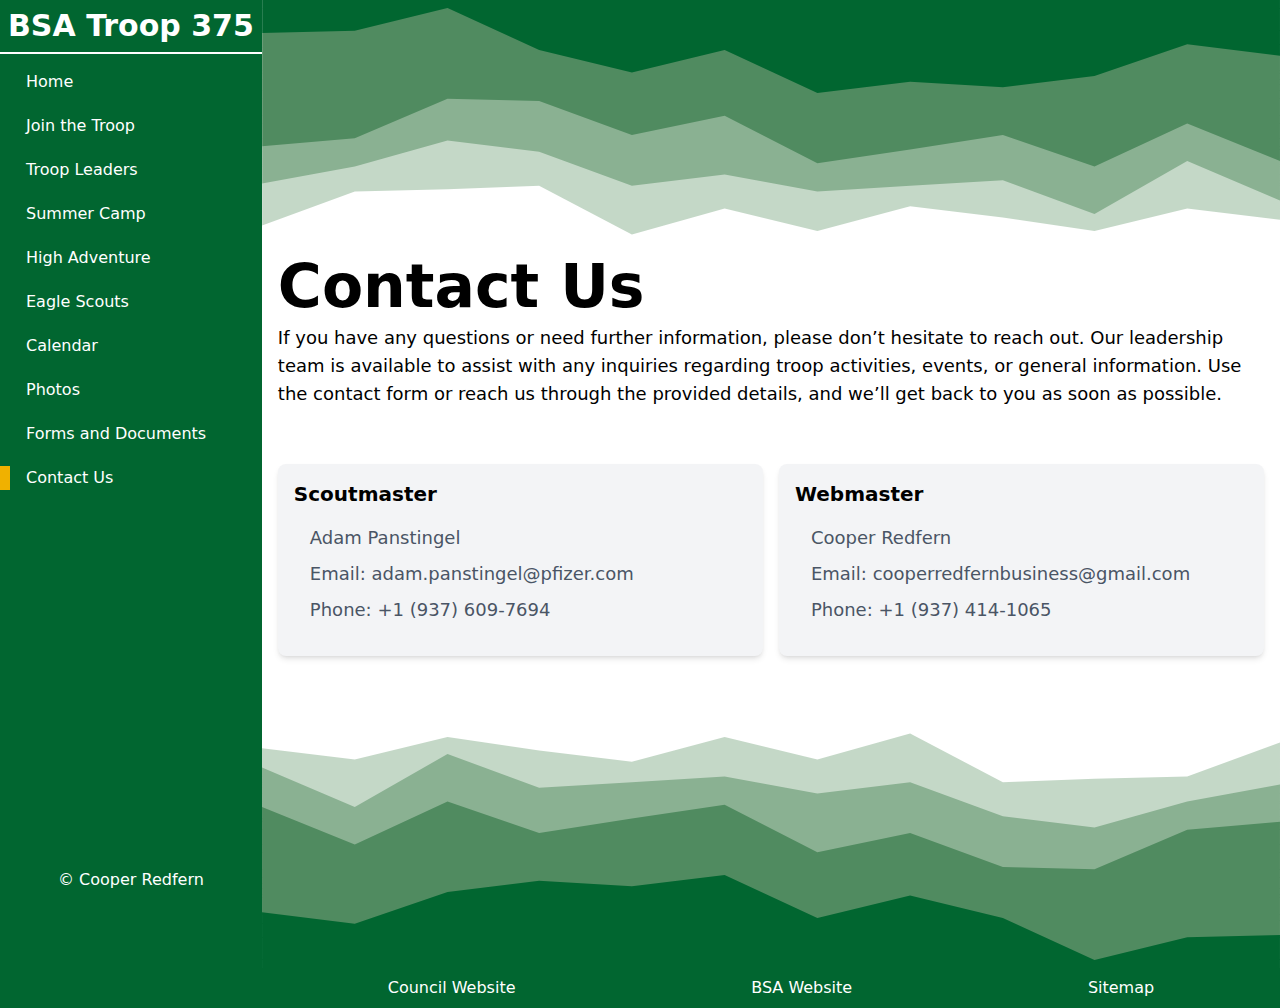
<file: contact.html>
<!DOCTYPE html>
<html lang="en">
    <head>
        <meta charset="UTF-8">
        <meta name="viewport" content="width=device-width, initial-scale=1.0">
        <title>BSA Troop 375</title>
        <link rel="stylesheet" href="styles.css">
    </head>
    <body class="overflow-x-hidden bg-green-800">
        <!-- Flex Container -->
        <div class="flex flex-col md:flex-row">
            <!-- Navigation Container -->
            <nav class="flex-shrink-0">
                <div class="w-screen md:w-auto md:h-screen text-white flex flex-col sticky top-0 z-2 bg-green-800">
                    <!-- Header -->
                    <div class="flex items-center justify-between p-2 border-b-2">
                        <h1 class="font-bold text-3xl">BSA Troop 375</h1>
                        <svg xmlns="http://www.w3.org/2000/svg" fill="none" viewBox="0 0 24 24" stroke-width="1.5" stroke="currentColor" id="burger" class="mr-2 size-9 hover:scale-125 transition-transform duration-300 md:hidden">
                        <path stroke-linecap="round" stroke-linejoin="round" d="M3.75 6.75h16.5M3.75 12h16.5m-16.5 5.25h16.5" />
                        </svg>
                        <svg xmlns="http://www.w3.org/2000/svg" fill="none" viewBox="0 0 24 24" stroke-width="1.5" stroke="currentColor" id="close" class="mr-2 size-9 hidden hover:scale-125 transition-transform duration-300 md:hidden">
                        <path stroke-linecap="round" stroke-linejoin="round" d="M6 18 18 6M6 6l12 12" />
                        </svg>
                    </div>
                    <!-- Navigation -->
                    <ul id="menu" class="hidden md:flex flex flex-col pt-4 pb-4 gap-5 flex-grow-1 overflow-y-auto">
                        <li class="border-l-10 border-green-800 pl-4"><a href="index.html" class="">Home</a></li>
                        <li class="border-l-10 border-green-800 pl-4"><a href="join.html" class="">Join the Troop</a></li>
                        <li class="border-l-10 border-green-800 pl-4"><a href="leaders.html" class="">Troop Leaders</a></li>
                        <li class="border-l-10 border-green-800 pl-4"><a href="camp.html" class="">Summer Camp</a></li>
                        <li class="border-l-10 border-green-800 pl-4"><a href="adventure.html" class="">High Adventure</a></li>
                        <li class="border-l-10 border-green-800 pl-4"><a href="eagle.html" class="">Eagle Scouts</a></li>
                        <li class="border-l-10 border-green-800 pl-4"><a href="calendar.html" class="">Calendar</a></li>
                        <li class="border-l-10 border-green-800 pl-4"><a href="photos.html" class="">Photos</a></li>
                        <li class="border-l-10 border-green-800 pl-4"><a href="forms.html" class="">Forms and Documents</a></li>
                        <li class="border-l-10 border-yellow-500 pl-4"><a href="contact.html" class="">Contact Us</a></li>
                    </ul>
                    <span class="text-center mb-2 hidden md:block">&COPY; Cooper Redfern</span>
                </div>
            </nav>
            <!-- Main Container -->
            <main class="flex-grow-1">
                <div class="bg-white">
                    <!-- Top Image -->
                    <section>
                        <div class="bg-[url('assets/images/peaks.svg')] w-full h-[20vw] rotate-180 bg-cover"></div>
                    </section>
                    <!-- Intro Section -->
                    <section>
                        <div class="mb-10">
                            <h1 class="text-6xl font-bold ml-4 mb-2">Contact Us</h1>
                            <p class="text-lg ml-4 mr-4">If you have any questions or need further information, please don’t hesitate to reach out. Our leadership team is available to assist with any inquiries regarding troop activities, events, or general information. Use the contact form or reach us through the provided details, and we’ll get back to you as soon as possible.</p>
                        </div>
                    </section>
                    <!-- Cards -->
                    <section>
                        <div class="mb-10">
                            <div class="grid grid-cols-1 lg:grid-cols-2 gap-4 p-4">
                                <div class="bg-gray-100 rounded-lg shadow-md p-4 hover:shadow-lg transition">
                                    <h2 class="font-bold text-xl mb-4">Scoutmaster</h2>
                                    <ul class="ml-4 flex flex-col gap-2 mb-4 text-gray-600 text-lg">
                                        <li>Adam Panstingel</li>
                                        <li>Email: adam.panstingel@pfizer.com</li>
                                        <li>Phone: +1 (937) 609-7694</li>
                                    </ul>
                                </div>
                                <div class="bg-gray-100 rounded-lg shadow-md p-4 hover:shadow-lg transition">
                                    <h2 class="font-bold text-xl mb-4">Webmaster</h2>
                                    <ul class="ml-4 flex flex-col gap-2 mb-4 text-gray-600 text-lg">
                                        <li>Cooper Redfern</li>
                                        <li>Email: cooperredfernbusiness@gmail.com</li>
                                        <li>Phone: +1 (937) 414-1065</li>
                                    </ul>
                                </div>
                            </div>
                        </div>
                    </section>
                    <!-- bottom Image -->
                    <section>
                        <div class="bg-[url('assets/images/peaks.svg')] w-full h-[20vw] bg-cover mt-10"></div>
                    </section>
                    <!-- Footer Links -->
                    <section>
                        <div class="bg-green-800 text-white p-2">
                            <ul class="flex justify-around">
                                <li><a href="https://tecumsehcouncil.org/">Council Website</a></li>
                                <li><a href="https://www.scouting.org/">BSA Website</a></li>
                                <li><a href="sitemap.html">Sitemap</a></li>
                            </ul>
                        </div>
                    </section>
                </div>
            </main>
        </div>
        <script src="script.js"></script>
    </body>
</html>
</file>
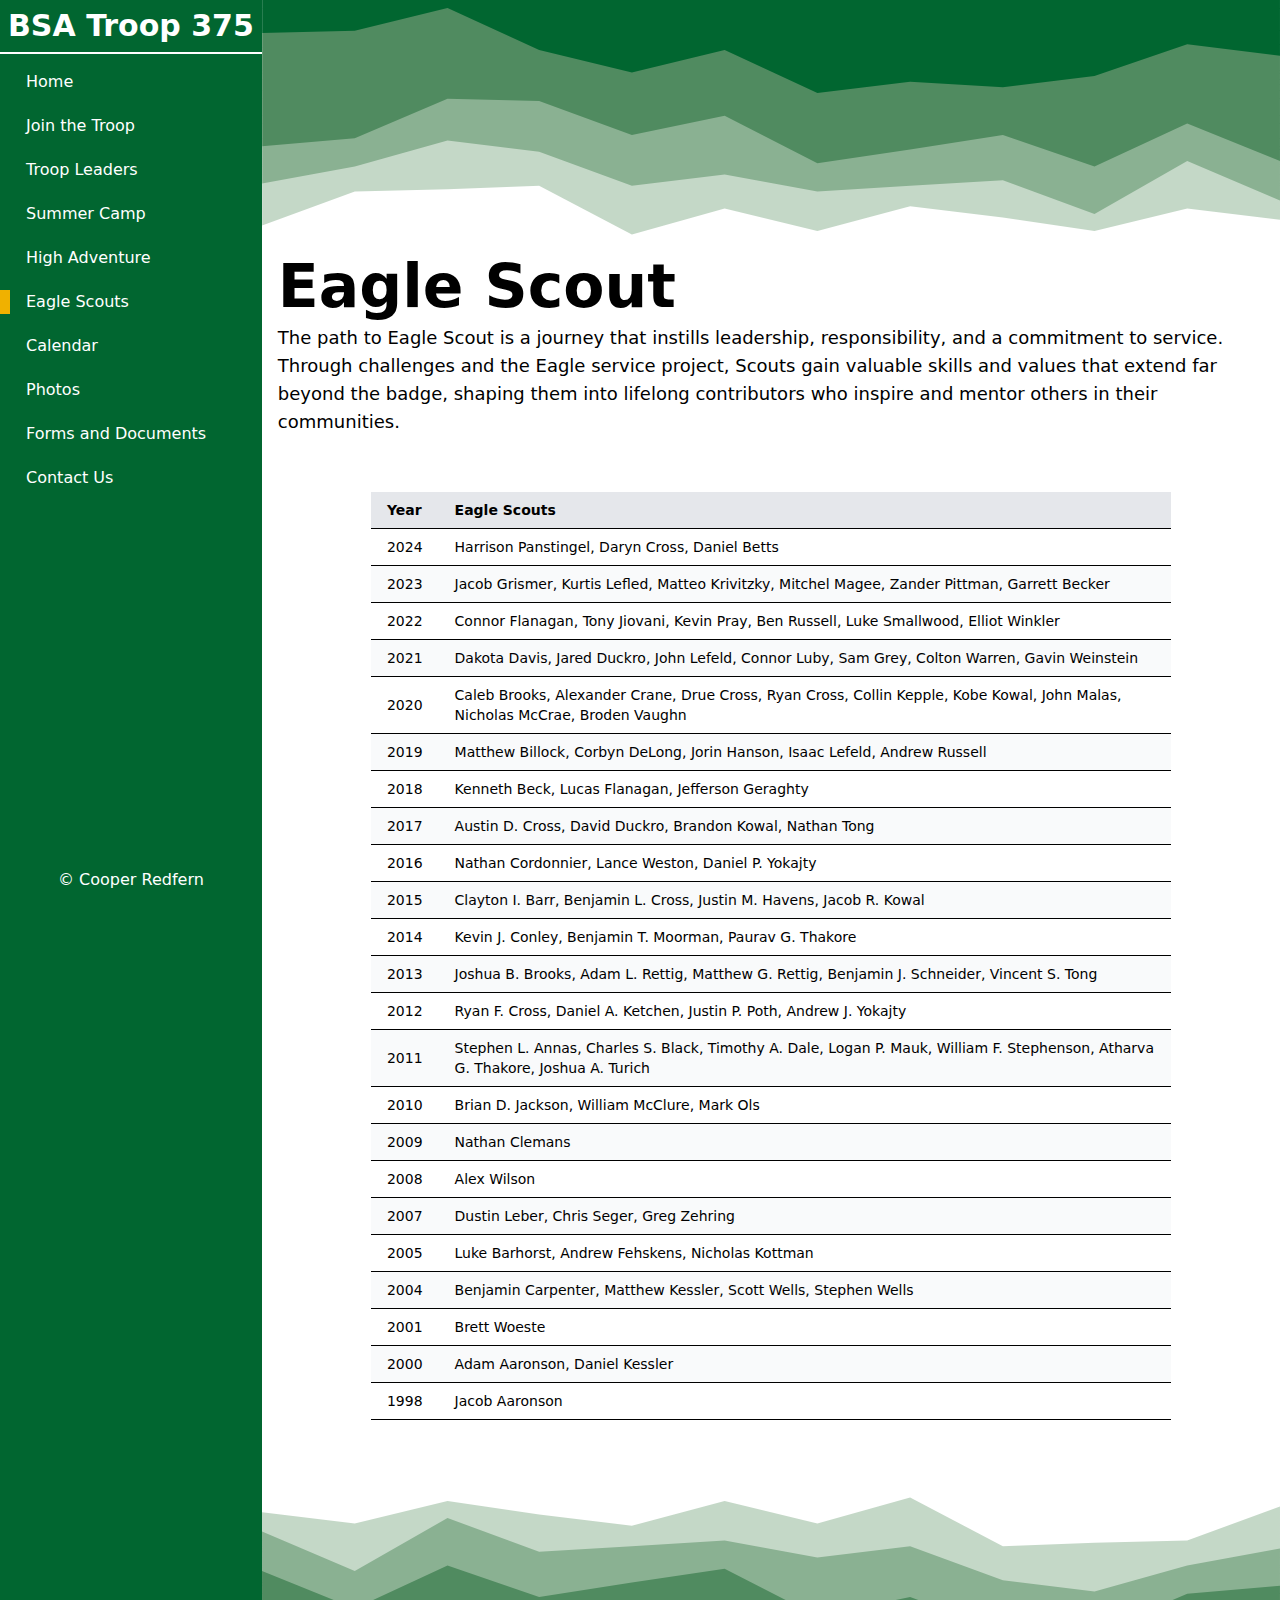
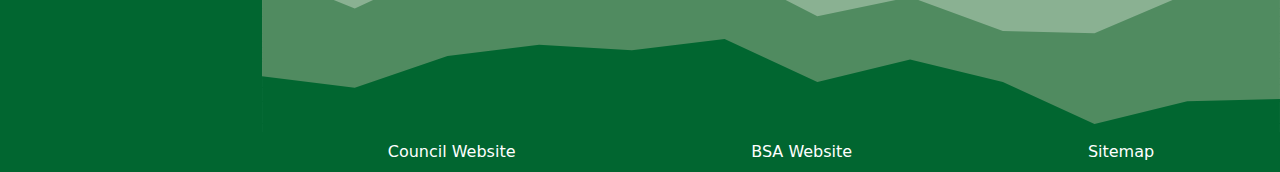
<file: eagle.html>
<!DOCTYPE html>
<html lang="en">
    <head>
        <meta charset="UTF-8">
        <meta name="viewport" content="width=device-width, initial-scale=1.0">
        <title>BSA Troop 375</title>
        <link rel="stylesheet" href="styles.css">
    </head>
    <body class="overflow-x-hidden bg-green-800">
        <!-- Flex Container -->
        <div class="flex flex-col md:flex-row">
            <!-- Navigation Container -->
            <nav class="flex-shrink-0">
                <div class="w-screen md:w-auto md:h-screen text-white flex flex-col sticky top-0 z-2 bg-green-800">
                    <!-- Header -->
                    <div class="flex items-center justify-between p-2 border-b-2">
                        <h1 class="font-bold text-3xl">BSA Troop 375</h1>
                        <svg xmlns="http://www.w3.org/2000/svg" fill="none" viewBox="0 0 24 24" stroke-width="1.5" stroke="currentColor" id="burger" class="mr-2 size-9 hover:scale-125 transition-transform duration-300 md:hidden">
                        <path stroke-linecap="round" stroke-linejoin="round" d="M3.75 6.75h16.5M3.75 12h16.5m-16.5 5.25h16.5" />
                        </svg>
                        <svg xmlns="http://www.w3.org/2000/svg" fill="none" viewBox="0 0 24 24" stroke-width="1.5" stroke="currentColor" id="close" class="mr-2 size-9 hidden hover:scale-125 transition-transform duration-300 md:hidden">
                        <path stroke-linecap="round" stroke-linejoin="round" d="M6 18 18 6M6 6l12 12" />
                        </svg>
                    </div>
                    <!-- Navigation -->
                    <ul id="menu" class="hidden md:flex flex flex-col pt-4 pb-4 gap-5 flex-grow-1 overflow-y-auto">
                        <li class="border-l-10 border-green-800 pl-4"><a href="index.html" class="">Home</a></li>
                        <li class="border-l-10 border-green-800 pl-4"><a href="join.html" class="">Join the Troop</a></li>
                        <li class="border-l-10 border-green-800 pl-4"><a href="leaders.html" class="">Troop Leaders</a></li>
                        <li class="border-l-10 border-green-800 pl-4"><a href="camp.html" class="">Summer Camp</a></li>
                        <li class="border-l-10 border-green-800 pl-4"><a href="adventure.html" class="">High Adventure</a></li>
                        <li class="border-l-10 border-yellow-500 pl-4"><a href="eagle.html" class="">Eagle Scouts</a></li>
                        <li class="border-l-10 border-green-800 pl-4"><a href="calendar.html" class="">Calendar</a></li>
                        <li class="border-l-10 border-green-800 pl-4"><a href="photos.html" class="">Photos</a></li>
                        <li class="border-l-10 border-green-800 pl-4"><a href="forms.html" class="">Forms and Documents</a></li>
                        <li class="border-l-10 border-green-800 pl-4"><a href="contact.html" class="">Contact Us</a></li>
                    </ul>
                    <span class="text-center mb-2 hidden md:block">&COPY; Cooper Redfern</span>
                </div>
            </nav>
            <!-- Main Container -->
            <main class="flex-grow-1">
                <div class="bg-white">
                    <!-- Top Image -->
                    <section>
                        <div class="bg-[url('assets/images/peaks.svg')] w-full h-[20vw] rotate-180 bg-cover"></div>
                    </section>
                    <!-- Intro Section -->
                    <section>
                        <div class="mb-10">
                            <h1 class="text-6xl font-bold ml-4 mb-2">Eagle Scout</h1>
                            <p class="text-lg ml-4 mr-4">The path to Eagle Scout is a journey that instills leadership, responsibility, and a commitment to service. Through challenges and the Eagle service project, Scouts gain valuable skills and values that extend far beyond the badge, shaping them into lifelong contributors who inspire and mentor others in their communities.</p>
                        </div>
                    </section>
                    <!-- Table -->
                    <section>
                        <div class="overflow-x-auto p-4">
                          <table class="max-w-200 mx-auto table-auto border-collapse text-sm md:text-md">
                            <thead>
                              <tr class="bg-gray-200">
                                <th class="px-4 py-2 border-b text-left">Year</th>
                                <th class="px-4 py-2 border-b text-left">Eagle Scouts</th>
                              </tr>
                            </thead>
                            <tbody>
                              <tr class="bg-white border-b hover:bg-gray-100">
                                <td class="px-4 py-2">2024</td>
                                <td class="px-4 py-2">Harrison Panstingel, Daryn Cross, Daniel Betts</td>
                              </tr>
                              <tr class="bg-gray-50 border-b hover:bg-gray-100">
                                <td class="px-4 py-2">2023</td>
                                <td class="px-4 py-2">Jacob Grismer, Kurtis Lefled, Matteo Krivitzky, Mitchel Magee, Zander Pittman, Garrett Becker</td>
                              </tr>
                              <tr class="bg-white border-b hover:bg-gray-100">
                                <td class="px-4 py-2">2022</td>
                                <td class="px-4 py-2">Connor Flanagan, Tony Jiovani, Kevin Pray, Ben Russell, Luke Smallwood, Elliot Winkler</td>
                              </tr>
                              <tr class="bg-gray-50 border-b hover:bg-gray-100">
                                <td class="px-4 py-2">2021</td>
                                <td class="px-4 py-2">Dakota Davis, Jared Duckro, John Lefeld, Connor Luby, Sam Grey, Colton Warren, Gavin Weinstein</td>
                              </tr>
                              <tr class="bg-white border-b hover:bg-gray-100">
                                <td class="px-4 py-2">2020</td>
                                <td class="px-4 py-2">Caleb Brooks, Alexander Crane, Drue Cross, Ryan Cross, Collin Kepple, Kobe Kowal, John Malas, Nicholas McCrae, Broden Vaughn</td>
                              </tr>
                              <tr class="bg-gray-50 border-b hover:bg-gray-100">
                                <td class="px-4 py-2">2019</td>
                                <td class="px-4 py-2">Matthew Billock, Corbyn DeLong, Jorin Hanson, Isaac Lefeld, Andrew Russell</td>
                              </tr>
                              <tr class="bg-white border-b hover:bg-gray-100">
                                <td class="px-4 py-2">2018</td>
                                <td class="px-4 py-2">Kenneth Beck, Lucas Flanagan, Jefferson Geraghty</td>
                              </tr>
                              <tr class="bg-gray-50 border-b hover:bg-gray-100">
                                <td class="px-4 py-2">2017</td>
                                <td class="px-4 py-2">Austin D. Cross, David Duckro, Brandon Kowal, Nathan Tong</td>
                              </tr>
                              <tr class="bg-white border-b hover:bg-gray-100">
                                <td class="px-4 py-2">2016</td>
                                <td class="px-4 py-2">Nathan Cordonnier, Lance Weston, Daniel P. Yokajty</td>
                              </tr>
                              <tr class="bg-gray-50 border-b hover:bg-gray-100">
                                <td class="px-4 py-2">2015</td>
                                <td class="px-4 py-2">Clayton I. Barr, Benjamin L. Cross, Justin M. Havens, Jacob R. Kowal</td>
                              </tr>
                              <tr class="bg-white border-b hover:bg-gray-100">
                                <td class="px-4 py-2">2014</td>
                                <td class="px-4 py-2">Kevin J. Conley, Benjamin T. Moorman, Paurav G. Thakore</td>
                              </tr>
                              <tr class="bg-gray-50 border-b hover:bg-gray-100">
                                <td class="px-4 py-2">2013</td>
                                <td class="px-4 py-2">Joshua B. Brooks, Adam L. Rettig, Matthew G. Rettig, Benjamin J. Schneider, Vincent S. Tong</td>
                              </tr>
                              <tr class="bg-white border-b hover:bg-gray-100">
                                <td class="px-4 py-2">2012</td>
                                <td class="px-4 py-2">Ryan F. Cross, Daniel A. Ketchen, Justin P. Poth, Andrew J. Yokajty</td>
                              </tr>
                              <tr class="bg-gray-50 border-b hover:bg-gray-100">
                                <td class="px-4 py-2">2011</td>
                                <td class="px-4 py-2">Stephen L. Annas, Charles S. Black, Timothy A. Dale, Logan P. Mauk, William F. Stephenson, Atharva G. Thakore, Joshua A. Turich</td>
                              </tr>
                              <tr class="bg-white border-b hover:bg-gray-100">
                                <td class="px-4 py-2">2010</td>
                                <td class="px-4 py-2">Brian D. Jackson, William McClure, Mark Ols</td>
                              </tr>
                              <tr class="bg-gray-50 border-b hover:bg-gray-100">
                                <td class="px-4 py-2">2009</td>
                                <td class="px-4 py-2">Nathan Clemans</td>
                              </tr>
                              <tr class="bg-white border-b hover:bg-gray-100">
                                <td class="px-4 py-2">2008</td>
                                <td class="px-4 py-2">Alex Wilson</td>
                              </tr>
                              <tr class="bg-gray-50 border-b hover:bg-gray-100">
                                <td class="px-4 py-2">2007</td>
                                <td class="px-4 py-2">Dustin Leber, Chris Seger, Greg Zehring</td>
                              </tr>
                              <tr class="bg-white border-b hover:bg-gray-100">
                                <td class="px-4 py-2">2005</td>
                                <td class="px-4 py-2">Luke Barhorst, Andrew Fehskens, Nicholas Kottman</td>
                              </tr>
                              <tr class="bg-gray-50 border-b hover:bg-gray-100">
                                <td class="px-4 py-2">2004</td>
                                <td class="px-4 py-2">Benjamin Carpenter, Matthew Kessler, Scott Wells, Stephen Wells</td>
                              </tr>
                              <tr class="bg-white border-b hover:bg-gray-100">
                                <td class="px-4 py-2">2001</td>
                                <td class="px-4 py-2">Brett Woeste</td>
                              </tr>
                              <tr class="bg-gray-50 border-b hover:bg-gray-100">
                                <td class="px-4 py-2">2000</td>
                                <td class="px-4 py-2">Adam Aaronson, Daniel Kessler</td>
                              </tr>
                              <tr class="bg-white border-b hover:bg-gray-100">
                                <td class="px-4 py-2">1998</td>
                                <td class="px-4 py-2">Jacob Aaronson</td>
                              </tr>
                            </tbody>
                          </table>
                        </div>
                    </section>
                    <!-- bottom Image -->
                    <section>
                        <div class="bg-[url('assets/images/peaks.svg')] w-full h-[20vw] bg-cover mt-10"></div>
                    </section>
                    <!-- Footer Links -->
                    <section>
                        <div class="bg-green-800 text-white p-2">
                            <ul class="flex justify-around">
                                <li><a href="https://tecumsehcouncil.org/">Council Website</a></li>
                                <li><a href="https://www.scouting.org/">BSA Website</a></li>
                                <li><a href="sitemap.html">Sitemap</a></li>
                            </ul>
                        </div>
                    </section>
                </div>
            </main>
        </div>
        <script src="script.js"></script>
    </body>
</html>
</file>
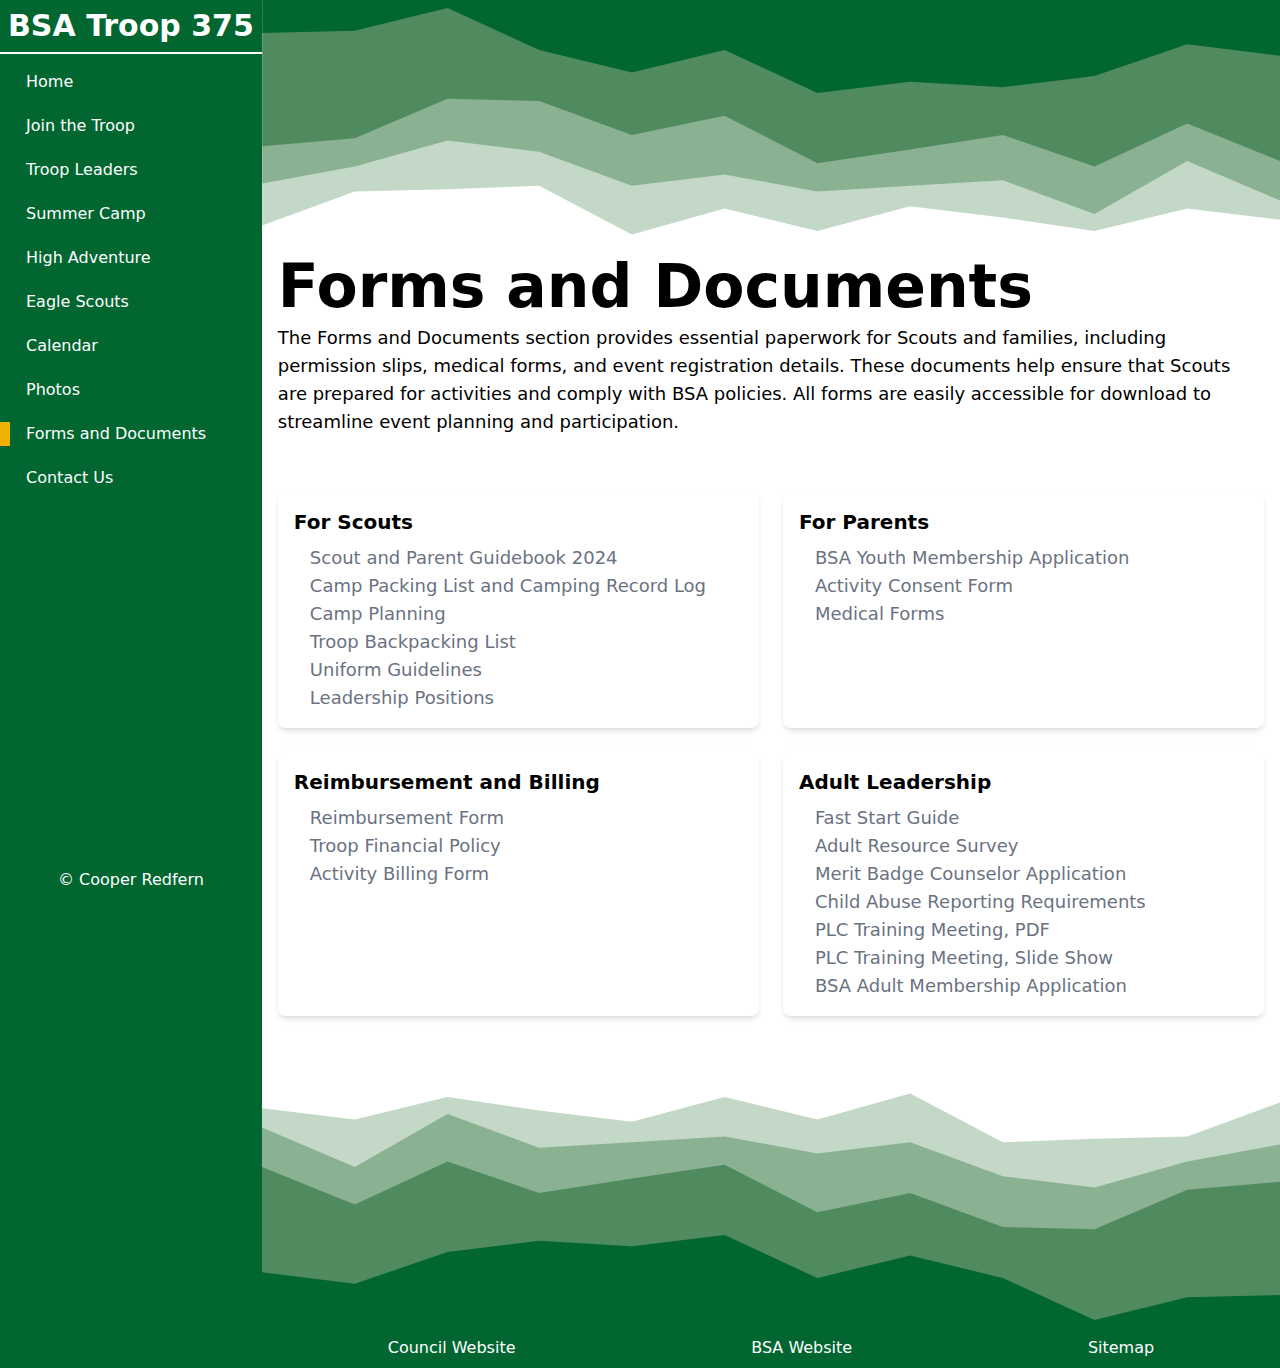
<file: forms.html>
<!DOCTYPE html>
<html lang="en">
    <head>
        <meta charset="UTF-8">
        <meta name="viewport" content="width=device-width, initial-scale=1.0">
        <title>BSA Troop 375</title>
        <link rel="stylesheet" href="styles.css">
    </head>
    <body class="overflow-x-hidden bg-green-800">
        <!-- Flex Container -->
        <div class="flex flex-col md:flex-row">
            <!-- Navigation Container -->
            <nav class="flex-shrink-0">
                <div class="w-screen md:w-auto md:h-screen text-white flex flex-col sticky top-0 z-2 bg-green-800">
                    <!-- Header -->
                    <div class="flex items-center justify-between p-2 border-b-2">
                        <h1 class="font-bold text-3xl">BSA Troop 375</h1>
                        <svg xmlns="http://www.w3.org/2000/svg" fill="none" viewBox="0 0 24 24" stroke-width="1.5" stroke="currentColor" id="burger" class="mr-2 size-9 hover:scale-125 transition-transform duration-300 md:hidden">
                        <path stroke-linecap="round" stroke-linejoin="round" d="M3.75 6.75h16.5M3.75 12h16.5m-16.5 5.25h16.5" />
                        </svg>
                        <svg xmlns="http://www.w3.org/2000/svg" fill="none" viewBox="0 0 24 24" stroke-width="1.5" stroke="currentColor" id="close" class="mr-2 size-9 hidden hover:scale-125 transition-transform duration-300 md:hidden">
                        <path stroke-linecap="round" stroke-linejoin="round" d="M6 18 18 6M6 6l12 12" />
                        </svg>
                    </div>
                    <!-- Navigation -->
                    <ul id="menu" class="hidden md:flex flex flex-col pt-4 pb-4 gap-5 flex-grow-1 overflow-y-auto">
                        <li class="border-l-10 border-green-800 pl-4"><a href="index.html" class="">Home</a></li>
                        <li class="border-l-10 border-green-800 pl-4"><a href="join.html" class="">Join the Troop</a></li>
                        <li class="border-l-10 border-green-800 pl-4"><a href="leaders.html" class="">Troop Leaders</a></li>
                        <li class="border-l-10 border-green-800 pl-4"><a href="camp.html" class="">Summer Camp</a></li>
                        <li class="border-l-10 border-green-800 pl-4"><a href="adventure.html" class="">High Adventure</a></li>
                        <li class="border-l-10 border-green-800 pl-4"><a href="eagle.html" class="">Eagle Scouts</a></li>
                        <li class="border-l-10 border-green-800 pl-4"><a href="calendar.html" class="">Calendar</a></li>
                        <li class="border-l-10 border-green-800 pl-4"><a href="photos.html" class="">Photos</a></li>
                        <li class="border-l-10 border-yellow-500 pl-4"><a href="forms.html" class="">Forms and Documents</a></li>
                        <li class="border-l-10 border-green-800 pl-4"><a href="contact.html" class="">Contact Us</a></li>
                    </ul>
                    <span class="text-center mb-2 hidden md:block">&COPY; Cooper Redfern</span>
                </div>
            </nav>
            <!-- Main Container -->
            <main class="flex-grow-1">
                <div class="bg-white">
                    <!-- Top Image -->
                    <section>
                        <div class="bg-[url('assets/images/peaks.svg')] w-full h-[20vw] rotate-180 bg-cover"></div>
                    </section>
                    <!-- Intro Section -->
                    <section>
                        <div class="mb-10">
                            <h1 class="text-5xl sm:text-6xl font-bold ml-4 mb-2">Forms and Documents</h1>
                            <p class="text-lg ml-4 mr-4">The Forms and Documents section provides essential paperwork for Scouts and families, including permission slips, medical forms, and event registration details. These documents help ensure that Scouts are prepared for activities and comply with BSA policies. All forms are easily accessible for download to streamline event planning and participation.</p>
                        </div>
                    </section>
                    <!-- Cards -->
                    <section>
                        <div class="grid grid-cols-1 lg:grid-cols-2 gap-6 p-4">
                          <div class="bg-light-gray p-4 rounded-lg shadow-md">
                            <h3 class="text-xl font-semibold mb-2">For Scouts</h3>
                            <ul class="text-gray-500 ml-4 text-lg">
                              <li><a href="assets/documents/guide.pdf" class="hover:text-blue-500">Scout and Parent Guidebook 2024</a></li>
                              <li><a href="assets/documents/packing.pdf" class="hover:text-blue-500">Camp Packing List and Camping Record Log</a></li>
                              <li><a href="assets/documents/camp.docx" class="hover:text-blue-500">Camp Planning</a></li>
                              <li><a href="assets/documents/backpacking.pdf" class="hover:text-blue-500">Troop Backpacking List</a></li>
                              <li><a href="assets/documents/uniform.pdf" class="hover:text-blue-500">Uniform Guidelines</a></li>
                              <li><a href="assets/documents/leadership.pdf" class="hover:text-blue-500">Leadership Positions</a></li>
                            </ul>
                          </div>
                          <div class="bg-light-gray p-4 rounded-lg shadow-md">
                            <h3 class="text-xl font-semibold mb-2">For Parents</h3>
                            <ul class="text-gray-500 ml-4 text-lg">
                              <li><a href="assets/documents/youth-membership.pdf" class="hover:text-blue-500">BSA Youth Membership Application</a></li>
                              <li><a href="assets/documents/activity.pdf" class="hover:text-blue-500">Activity Consent Form</a></li>
                              <li><a href="assets/documents/medical.pdf" class="hover:text-blue-500">Medical Forms</a></li>
                            </ul>
                          </div>
                          <div class="bg-light-gray p-4 rounded-lg shadow-md">
                            <h3 class="text-xl font-semibold mb-2">Reimbursement and Billing</h3>
                            <ul class="text-gray-500 ml-4 text-lg">
                              <li><a href="assets/documents/reimbursement.pdf" class="hover:text-blue-500">Reimbursement Form</a></li>
                              <li><a href="assets/documents/policy.docx" class="hover:text-blue-500">Troop Financial Policy</a></li>
                              <li><a href="assets/documents/billing.pdf" class="hover:text-blue-500">Activity Billing Form</a></li>
                            </ul>
                          </div>
                          <div class="bg-light-gray p-4 rounded-lg shadow-md">
                            <h3 class="text-xl font-semibold mb-2">Adult Leadership</h3>
                            <ul class="text-gray-500 ml-4 text-lg">
                              <li><a href="assets/documents/guide.pdf" class="hover:text-blue-500">Fast Start Guide</a></li>
                              <li><a href="assets/documents/resourcesurvey.pdf" class="hover:text-blue-500">Adult Resource Survey</a></li>
                              <li><a href="assets/documents/counselor.pdf" class="hover:text-blue-500">Merit Badge Counselor Application</a></li>
                              <li><a href="assets/documents/report.pdf" class="hover:text-blue-500">Child Abuse Reporting Requirements</a></li>
                              <li><a href="assets/documents/plc.pptx" class="hover:text-blue-500">PLC Training Meeting, PDF</a></li>
                              <li><a href="assets/documents/powerpoint.pdf" class="hover:text-blue-500">PLC Training Meeting, Slide Show</a></li>
                              <li><a href="assets/documents/adult-membership.pdf" class="hover:text-blue-500">BSA Adult Membership Application</a></li>
                            </ul>
                          </div>
                        </div>
                    </section>
                    <!-- bottom Image -->
                    <section>
                        <div class="bg-[url('assets/images/peaks.svg')] w-full h-[20vw] bg-cover mt-10"></div>
                    </section>
                    <!-- Footer Links -->
                    <section>
                        <div class="bg-green-800 text-white p-2">
                            <ul class="flex justify-around">
                                <li><a href="https://tecumsehcouncil.org/">Council Website</a></li>
                                <li><a href="https://www.scouting.org/">BSA Website</a></li>
                                <li><a href="sitemap.html">Sitemap</a></li>
                            </ul>
                        </div>
                    </section>
                </div>
            </main>
        </div>
        <script src="script.js"></script>
    </body>
</html>
</file>
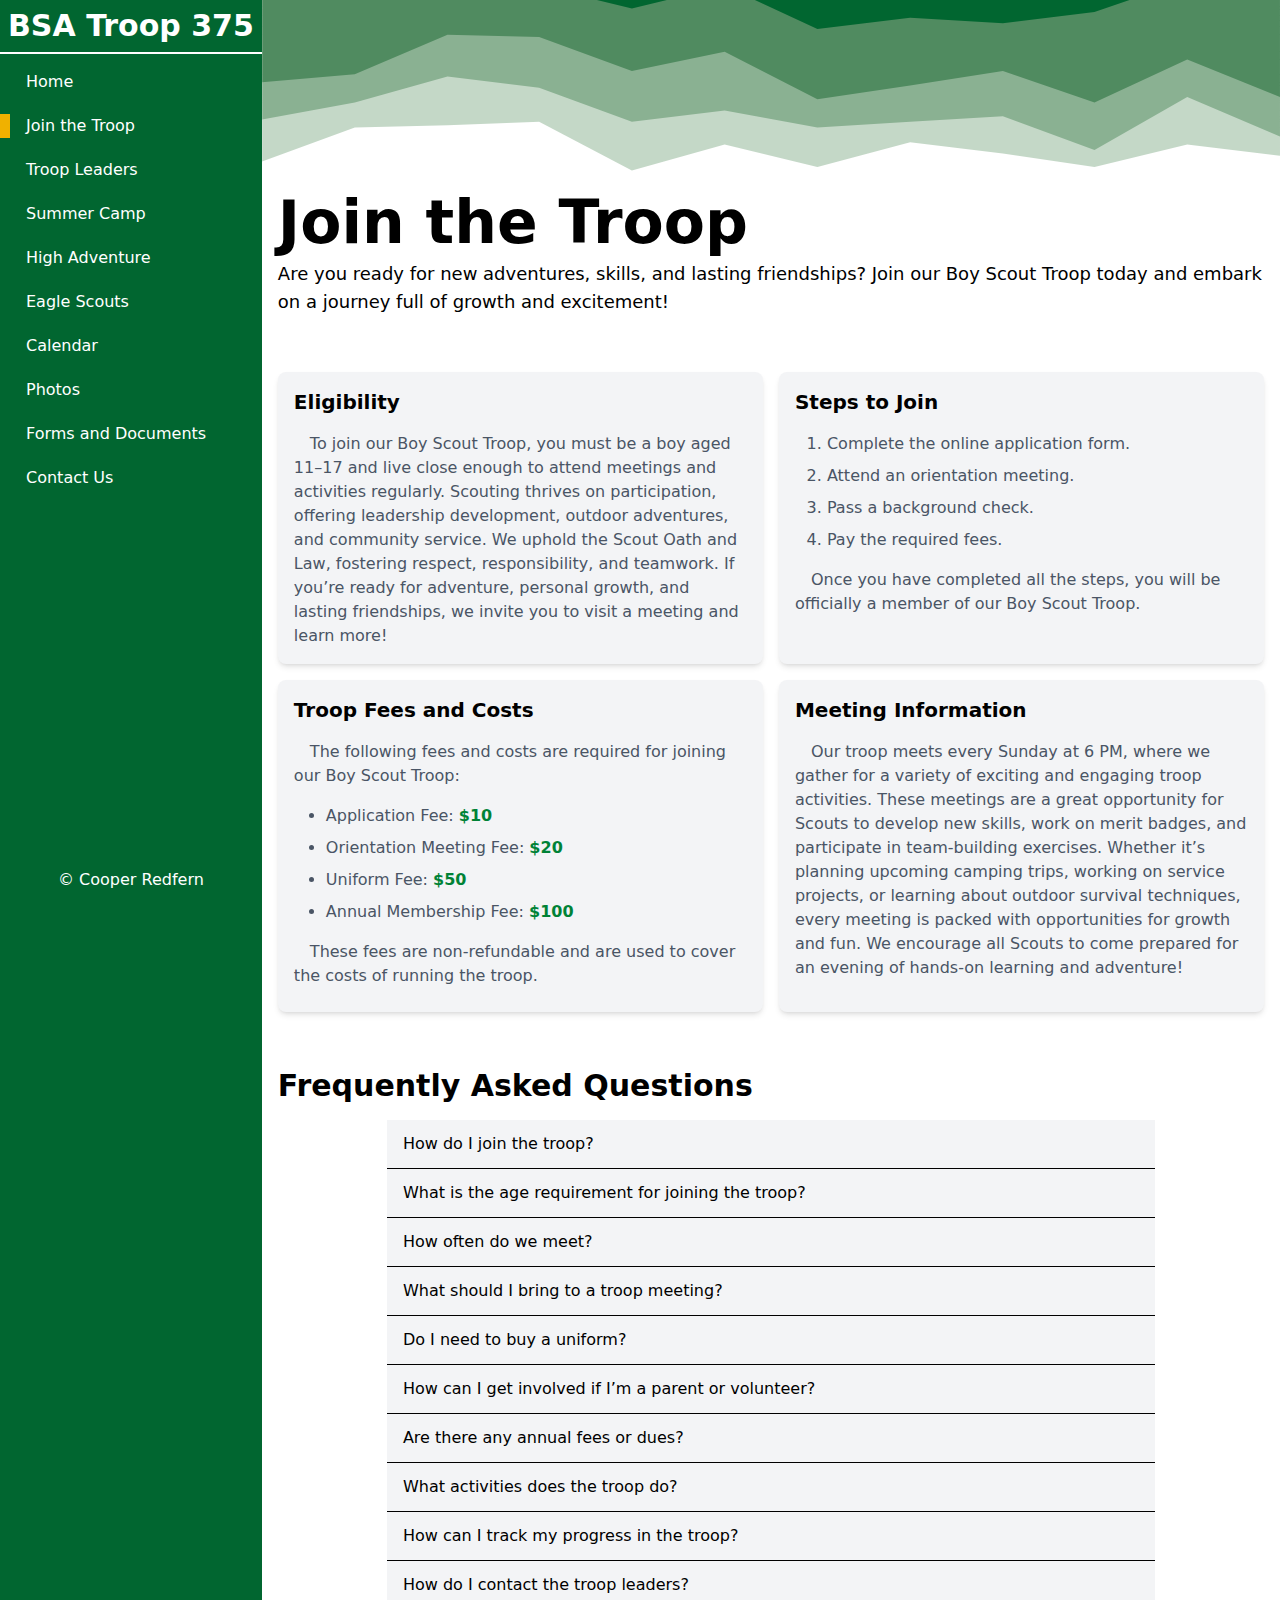
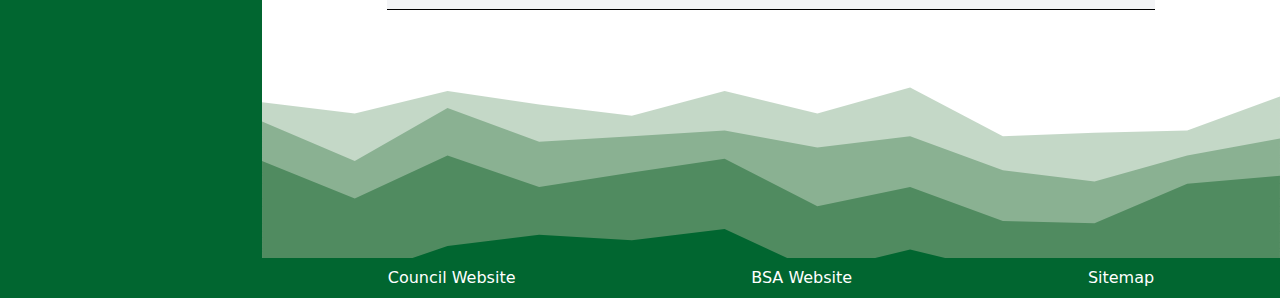
<file: join.html>
<!DOCTYPE html>
<html lang="en">
    <head>
        <meta charset="UTF-8">
        <meta name="viewport" content="width=device-width, initial-scale=1.0">
        <title>BSA Troop 375</title>
        <link rel="stylesheet" href="styles.css">
    </head>
    <body class="overflow-x-hidden bg-green-800">
        <!-- Flex Container -->
        <div class="flex flex-col md:flex-row">
            <!-- Navigation Container -->
            <nav class="flex-shrink-0 sticky top-0 z-2 md:h-screen w-screen md:w-auto text-white flex flex-col bg-green-800">
                <!-- Header -->
                <div class="flex items-center justify-between p-2 border-b-2">
                        <h1 class="font-bold text-3xl">BSA Troop 375</h1>
                        <svg xmlns="http://www.w3.org/2000/svg" fill="none" viewBox="0 0 24 24" stroke-width="1.5" stroke="currentColor" id="burger" class="mr-2 size-9 hover:scale-125 transition-transform duration-300 md:hidden">
                        <path stroke-linecap="round" stroke-linejoin="round" d="M3.75 6.75h16.5M3.75 12h16.5m-16.5 5.25h16.5" />
                        </svg>
                        <svg xmlns="http://www.w3.org/2000/svg" fill="none" viewBox="0 0 24 24" stroke-width="1.5" stroke="currentColor" id="close" class="mr-2 size-9 hidden hover:scale-125 transition-transform duration-300 md:hidden">
                        <path stroke-linecap="round" stroke-linejoin="round" d="M6 18 18 6M6 6l12 12" />
                        </svg>
                </div>
                <!-- Navigation -->
                <ul id="menu" class="hidden md:flex flex flex-col pt-4 pb-4 gap-5 flex-grow-1 overflow-y-auto">
                    <li class="border-l-10 border-green-800 pl-4"><a href="index.html" class="">Home</a></li>
                    <li class="border-l-10 border-yellow-500 pl-4"><a href="join.html" class="">Join the Troop</a></li>
                    <li class="border-l-10 border-green-800 pl-4"><a href="leaders.html" class="">Troop Leaders</a></li>
                    <li class="border-l-10 border-green-800 pl-4"><a href="camp.html" class="">Summer Camp</a></li>
                    <li class="border-l-10 border-green-800 pl-4"><a href="adventure.html" class="">High Adventure</a></li>
                    <li class="border-l-10 border-green-800 pl-4"><a href="eagle.html" class="">Eagle Scouts</a></li>
                    <li class="border-l-10 border-green-800 pl-4"><a href="calendar.html" class="">Calendar</a></li>
                    <li class="border-l-10 border-green-800 pl-4"><a href="photos.html" class="">Photos</a></li>
                    <li class="border-l-10 border-green-800 pl-4"><a href="forms.html" class="">Forms and Documents</a></li>
                    <li class="border-l-10 border-green-800 pl-4"><a href="contact.html" class="">Contact Us</a></li>
                </ul>
                <span class="text-center mb-2 hidden md:block">&COPY; Cooper Redfern</span>
            </nav>
            <!-- Main Container -->
            <main class="flex-grow-1">
                <div class="bg-white">
                    <!-- Top Image -->
                    <section>
                        <div class="bg-[url('assets/images/peaks.svg')] w-full h-[15vw] rotate-180 bg-cover"></div>
                    </section>
                    <!-- Intro Section -->
                    <section>
                        <div class="mb-10">
                            <h1 class="text-6xl font-bold ml-4 mb-2">Join the Troop</h1>
                            <p class="text-lg ml-4 mr-4">Are you ready for new adventures, skills, and lasting friendships? Join our Boy Scout Troop today and embark on a journey full of growth and excitement!</p>
                        </div>
                    </section>
                    <!-- Cards -->
                    <section>
                        <div class="grid grid-cols-1 lg:grid-cols-2 gap-4 p-4 mb-10">
                            <div class="bg-gray-100 rounded-lg shadow-md p-4 hover:shadow-lg transition">
                                <h2 class="font-bold text-xl mb-4">Eligibility</h2>
                                <p class="text-gray-600 indent-4">To join our Boy Scout Troop, you must be a boy aged 11–17 and live close enough to attend meetings and activities regularly. Scouting thrives on participation, offering leadership development, outdoor adventures, and community service. We uphold the Scout Oath and Law, fostering respect, responsibility, and teamwork. If you’re ready for adventure, personal growth, and lasting friendships, we invite you to visit a meeting and learn more!</p>
                            </div>
                            <div class="bg-gray-100 rounded-lg shadow-md p-4 hover:shadow-lg transition">
                                <h2 class="font-bold text-xl mb-4">Steps to Join</h2>
                                <ol class="list-decimal ml-8 flex flex-col gap-2 mb-4 text-gray-600">
                                    <li>Complete the online application form.</li>
                                    <li>Attend an orientation meeting.</li>
                                    <li>Pass a background check.</li>
                                    <li>Pay the required fees.</li>
                                </ol>
                                <p class="text-gray-600 indent-4">Once you have completed all the steps, you will be officially a member of our Boy Scout Troop.</p>
                            </div>
                            <div class="bg-gray-100 rounded-lg shadow-md p-4 hover:shadow-lg transition">
                                <h2 class="font-bold text-xl mb-4">Troop Fees and Costs</h2>
                                <p class="text-gray-600 indent-4 mb-4">The following fees and costs are required for joining our Boy Scout Troop:</p>
                                <ul class="list-disc ml-8 flex flex-col gap-2 mb-4 text-gray-600">
                                    <li>Application Fee: <span class="font-bold text-green-700">$10</span></li>
                                    <li>Orientation Meeting Fee: <span class="font-bold text-green-700">$20</span></li>
                                    <li>Uniform Fee: <span class="font-bold text-green-700">$50</span></li>
                                    <li>Annual Membership Fee: <span class="font-bold text-green-700">$100</span></li>
                                </ul>
                                <p class="text-gray-600 indent-4">These fees are non-refundable and are used to cover the costs of running the troop.</p>
                            </div>
                            <div class="bg-gray-100 rounded-lg shadow-md p-4 hover:shadow-lg transition">
                                <h2 class="font-bold text-xl mb-4">Meeting Information</h2>
                                <p class="text-gray-600 indent-4 mb-4">Our troop meets every Sunday at 6 PM, where we gather for a variety of exciting and engaging troop activities. These meetings are a great opportunity for Scouts to develop new skills, work on merit badges, and participate in team-building exercises. Whether it’s planning upcoming camping trips, working on service projects, or learning about outdoor survival techniques, every meeting is packed with opportunities for growth and fun. We encourage all Scouts to come prepared for an evening of hands-on learning and adventure!</p>
                            </div>
                        </div>
                    </section>
                    <!-- Accordion -->
                    <section>
                        <h1 class="text-3xl font-bold ml-4">Frequently Asked Questions</h1>
                        <div class="w-full max-w-200 mx-auto p-4">
                            <div class="border-b">
                                <button class="w-full text-left py-3 px-4 bg-gray-100 focus:outline-none hover:bg-gray-200">
                                    <span>How do I join the troop?</span>
                                </button>
                                <div class="max-h-0 overflow-hidden" id="item1">
                                    <p class="py-3 px-4">To join the troop, you will need to attend a meeting and fill out an application form. You can also contact our troop leaders to get more information about the joining process and eligibility.</p>
                                </div>
                            </div>
                            <div class="border-b">
                                <button class="w-full text-left py-3 px-4 bg-gray-100 focus:outline-none hover:bg-gray-200">
                                    <span>What is the age requirement for joining the troop?</span>
                                </button>
                                <div class="max-h-0 overflow-hidden" id="item2">
                                    <p class="py-3 px-4">Scouts generally start at the age of 11 and can continue until they reach 18. If you are within this age range, you’re welcome to join!</p>
                                </div>
                            </div>
                            <div class="border-b">
                                <button class="w-full text-left py-3 px-4 bg-gray-100 focus:outline-none hover:bg-gray-200">
                                    <span>How often do we meet?</span>
                                </button>
                                <div class="max-h-0 overflow-hidden" id="item3">
                                    <p class="py-3 px-4">Our troop typically meets once a week for regular scouting activities, and additional special events or outings may occur on weekends. Check our Troop Calendar for upcoming meeting schedules.</p>
                                </div>
                            </div>
                            <div class="border-b">
                                <button class="w-full text-left py-3 px-4 bg-gray-100 focus:outline-none hover:bg-gray-200">
                                    <span>What should I bring to a troop meeting?</span>
                                </button>
                                <div class="max-h-0 overflow-hidden" id="item4">
                                    <p class="py-3 px-4">You should bring your Scout handbook, a notebook, pen, and any required uniforms or gear for specific activities (such as camping or hiking).</p>
                                </div>
                            </div>
                            <div class="border-b">
                                <button class="w-full text-left py-3 px-4 bg-gray-100 focus:outline-none hover:bg-gray-200">
                                    <span>Do I need to buy a uniform?</span>
                                </button>
                                <div class="max-h-0 overflow-hidden" id="item5">
                                    <p class="py-3 px-4">Yes, a Scout uniform is required. It includes a shirt, pants or shorts, neckerchief, and other insignia. You can find more details on the uniform requirements in our “Joining Instructions” page.</p>
                                </div>
                            </div>
                            <div class="border-b">
                                <button class="w-full text-left py-3 px-4 bg-gray-100 focus:outline-none hover:bg-gray-200">
                                    <span>How can I get involved if I’m a parent or volunteer?</span>
                                </button>
                                <div class="max-h-0 overflow-hidden" id="item6">
                                    <p class="py-3 px-4">We always welcome parents to get involved! You can help with meetings, events, outings, or even serve as a merit badge counselor. Contact the troop leader to learn more about volunteer opportunities.</p>
                                </div>
                            </div>
                            <div class="border-b">
                                <button class="w-full text-left py-3 px-4 bg-gray-100 focus:outline-none hover:bg-gray-200">
                                    <span>Are there any annual fees or dues?</span>
                                </button>
                                <div class="max-h-0 overflow-hidden" id="item7">
                                    <p class="py-3 px-4">Yes, there may be annual dues to cover the cost of materials, badges, activities, and administrative fees. Please refer to our Troop Dues Document for more detailed information.</p>
                                </div>
                            </div>
                            <div class="border-b">
                                <button class="w-full text-left py-3 px-4 bg-gray-100 focus:outline-none hover:bg-gray-200">
                                    <span>What activities does the troop do?</span>
                                </button>
                                <div class="max-h-0 overflow-hidden" id="item8">
                                    <p class="py-3 px-4">We participate in a wide variety of activities including camping trips, hiking, community service, merit badge workshops, and troop meetings. Specific events and activities will be announced through our Troop Calendar. See our Troop activities page for more information.</p>
                                </div>
                            </div>
                            <div class="border-b">
                                <button class="w-full text-left py-3 px-4 bg-gray-100 focus:outline-none hover:bg-gray-200">
                                    <span>How can I track my progress in the troop?</span>
                                </button>
                                <div class="max-h-0 overflow-hidden" id="item9">
                                    <p class="py-3 px-4">Scouts can track their progress in their Scout Handbook and on Scoutbook. Leaders also provide regular updates and guidance during troop meetings.</p>
                                </div>
                            </div>
                            <div class="border-b">
                                <button class="w-full text-left py-3 px-4 bg-gray-100 focus:outline-none hover:bg-gray-200">
                                    <span>How do I contact the troop leaders?</span>
                                </button>
                                <div class="max-h-0 overflow-hidden" id="item10">
                                    <p class="py-3 px-4">You can find the contact information for our troop leaders on the Troop Leadership page. Alternatively, you can use the Contact Us page to send a message directly.</p>
                                </div>
                            </div>
                        </div>
                    </section>
                    <!-- bottom Image -->
                    <section>
                        <div class="bg-[url('assets/images/peaks.svg')] w-full h-[15vw] bg-cover mt-10"></div>
                    </section>
                    <!-- Footer Links -->
                    <section>
                        <div class="bg-green-800 text-white p-2">
                            <ul class="flex justify-around">
                                <li><a href="https://tecumsehcouncil.org/">Council Website</a></li>
                                <li><a href="https://www.scouting.org/">BSA Website</a></li>
                                <li><a href="sitemap.html">Sitemap</a></li>
                            </ul>
                        </div>
                    </section>
                </div>
            </main>
        </div>
        <script src="script.js"></script>
    </body>
</html>
</file>
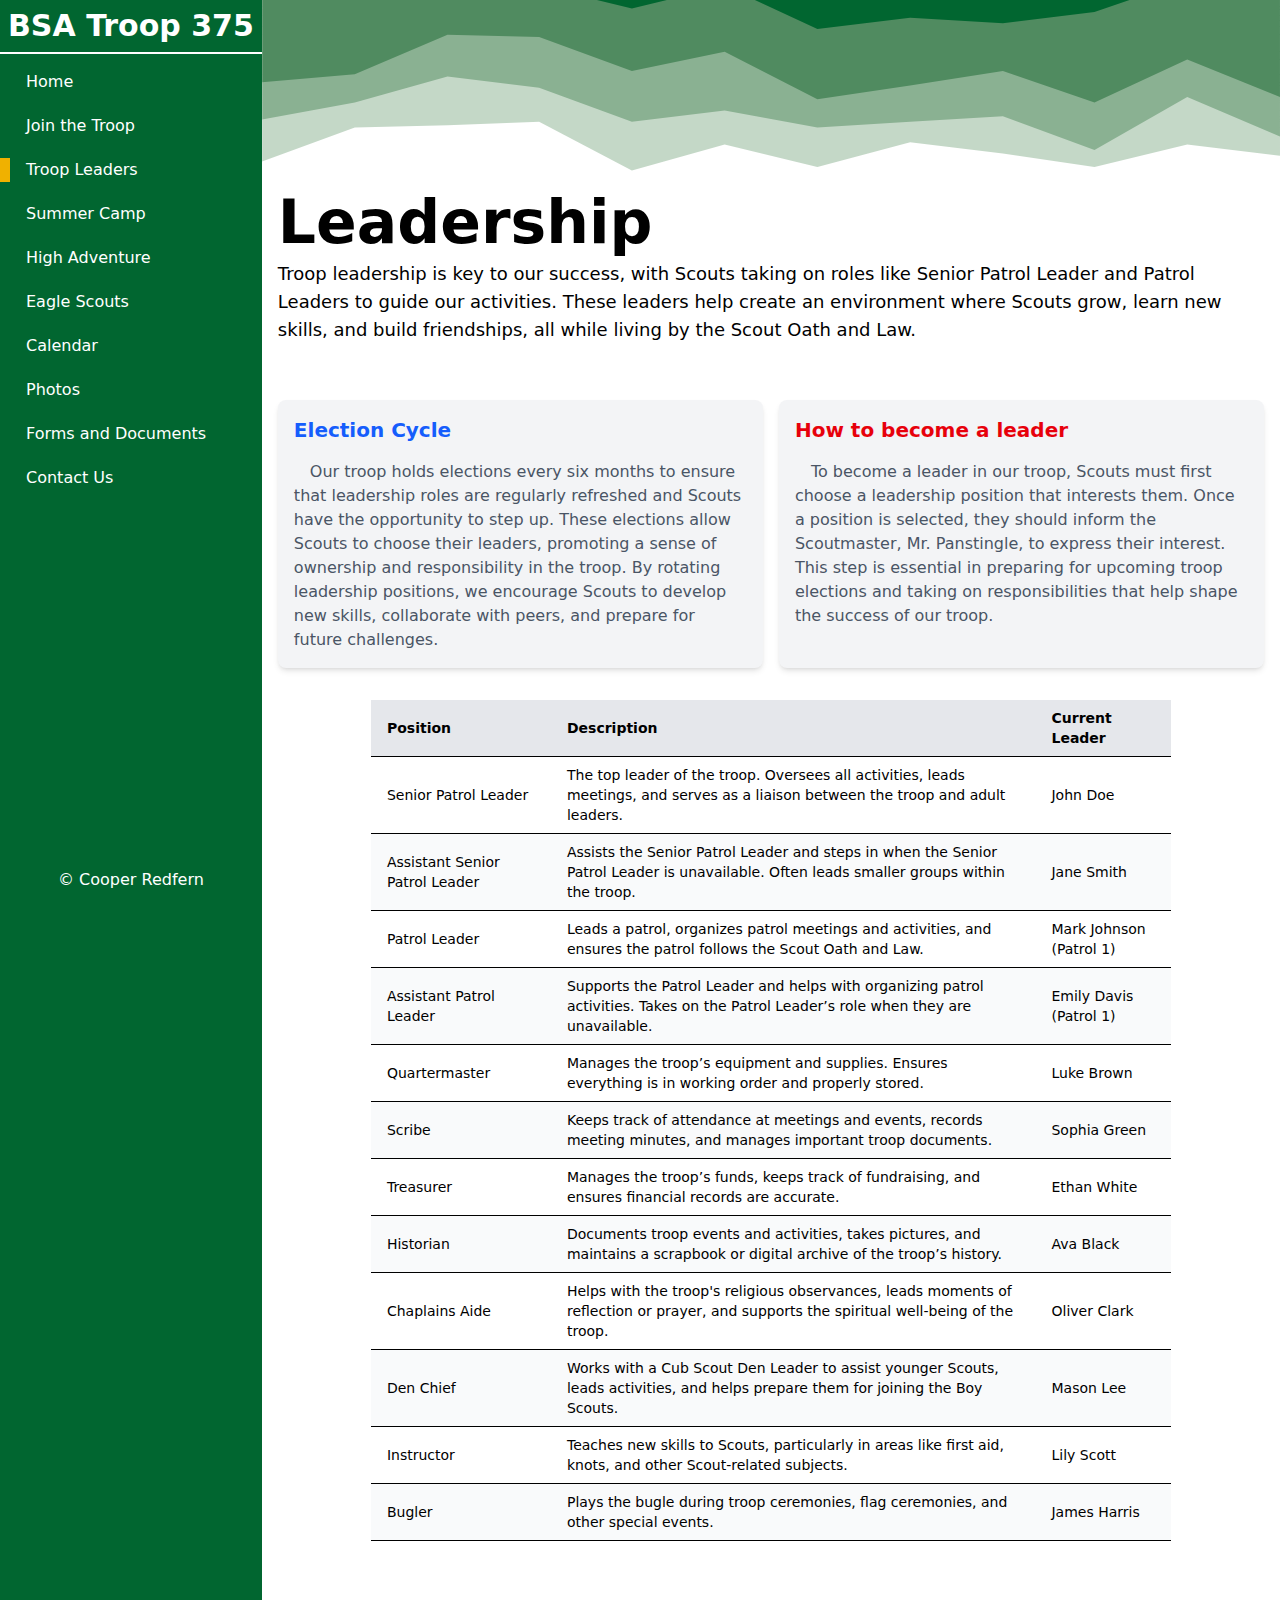
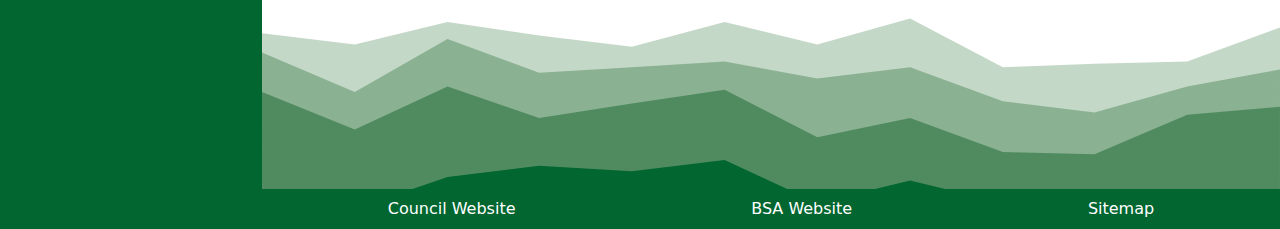
<file: leaders.html>
<!DOCTYPE html>
<html lang="en">
    <head>
        <meta charset="UTF-8">
        <meta name="viewport" content="width=device-width, initial-scale=1.0">
        <title>BSA Troop 375</title>
        <link rel="stylesheet" href="styles.css">
    </head>
    <body class="overflow-x-hidden bg-green-800">
        <!-- Flex Container -->
        <div class="flex flex-col md:flex-row">
            <!-- Navigation Container -->
            <nav class="flex-shrink-0">
                <div class="w-screen md:w-auto md:h-screen text-white flex flex-col sticky top-0 z-2 bg-green-800">
                    <!-- Header -->
                    <div class="flex items-center justify-between p-2 border-b-2">
                        <h1 class="font-bold text-3xl">BSA Troop 375</h1>
                        <svg xmlns="http://www.w3.org/2000/svg" fill="none" viewBox="0 0 24 24" stroke-width="1.5" stroke="currentColor" id="burger" class="mr-2 size-9 hover:scale-125 transition-transform duration-300 md:hidden">
                        <path stroke-linecap="round" stroke-linejoin="round" d="M3.75 6.75h16.5M3.75 12h16.5m-16.5 5.25h16.5" />
                        </svg>
                        <svg xmlns="http://www.w3.org/2000/svg" fill="none" viewBox="0 0 24 24" stroke-width="1.5" stroke="currentColor" id="close" class="mr-2 size-9 hidden hover:scale-125 transition-transform duration-300 md:hidden">
                        <path stroke-linecap="round" stroke-linejoin="round" d="M6 18 18 6M6 6l12 12" />
                        </svg>
                    </div>
                    <!-- Navigation -->
                    <ul id="menu" class="hidden md:flex flex flex-col pt-4 pb-4 gap-5 flex-grow-1 overflow-y-auto">
                        <li class="border-l-10 border-green-800 pl-4"><a href="index.html" class="">Home</a></li>
                        <li class="border-l-10 border-green-800 pl-4"><a href="join.html" class="">Join the Troop</a></li>
                        <li class="border-l-10 border-yellow-500 pl-4"><a href="leaders.html" class="">Troop Leaders</a></li>
                        <li class="border-l-10 border-green-800 pl-4"><a href="camp.html" class="">Summer Camp</a></li>
                        <li class="border-l-10 border-green-800 pl-4"><a href="adventure.html" class="">High Adventure</a></li>
                        <li class="border-l-10 border-green-800 pl-4"><a href="eagle.html" class="">Eagle Scouts</a></li>
                        <li class="border-l-10 border-green-800 pl-4"><a href="calendar.html" class="">Calendar</a></li>
                        <li class="border-l-10 border-green-800 pl-4"><a href="photos.html" class="">Photos</a></li>
                        <li class="border-l-10 border-green-800 pl-4"><a href="forms.html" class="">Forms and Documents</a></li>
                        <li class="border-l-10 border-green-800 pl-4"><a href="contact.html" class="">Contact Us</a></li>
                    </ul>
                    <span class="text-center mb-2 hidden md:block">&COPY; Cooper Redfern</span>
                </div>
            </nav>
            <!-- Main Container -->
            <main class="flex-grow-1">
                <div class="bg-white">
                    <!-- Top Image -->
                    <section>
                        <div class="bg-[url('assets/images/peaks.svg')] w-full h-[15vw] rotate-180 bg-cover"></div>
                    </section>
                    <!-- Intro Section -->
                    <section>
                        <div class="mb-10">
                            <h1 class="text-6xl font-bold ml-4 mb-2">Leadership</h1>
                            <p class="text-lg ml-4 mr-4">Troop leadership is key to our success, with Scouts taking on roles like Senior Patrol Leader and Patrol Leaders to guide our activities. These leaders help create an environment where Scouts grow, learn new skills, and build friendships, all while living by the Scout Oath and Law.</p>
                        </div>
                    </section>
                    <!-- Cards -->
                    <section>
                        <div class="grid grid-cols-1 lg:grid-cols-2 gap-4 p-4">
                            <div class="bg-gray-100 rounded-lg shadow-md p-4 hover:shadow-lg transition">
                                <h2 class="font-bold text-xl mb-4 text-blue-600">Election Cycle</h2>
                                <p class="text-gray-600 indent-4">Our troop holds elections every six months to ensure that leadership roles are regularly refreshed and Scouts have the opportunity to step up. These elections allow Scouts to choose their leaders, promoting a sense of ownership and responsibility in the troop. By rotating leadership positions, we encourage Scouts to develop new skills, collaborate with peers, and prepare for future challenges.</p>
                            </div>
                            <div class="bg-gray-100 rounded-lg shadow-md p-4 hover:shadow-lg transition">
                                <h2 class="font-bold text-xl mb-4 text-red-600">How to become a leader</h2>
                                <p class="text-gray-600 indent-4">To become a leader in our troop, Scouts must first choose a leadership position that interests them. Once a position is selected, they should inform the Scoutmaster, Mr. Panstingle, to express their interest. This step is essential in preparing for upcoming troop elections and taking on responsibilities that help shape the success of our troop.</p>
                            </div>
                        </div>
                    </section>
                    <!-- Table -->
                    <section>
                        <div class="overflow-x-auto p-4">
                          <table class="max-w-200 mx-auto table-auto border-collapse text-sm md:text-md">
                            <thead>
                              <tr class="bg-gray-200">
                                <th class="px-4 py-2 border-b text-left">Position</th>
                                <th class="px-4 py-2 border-b text-left">Description</th>
                                <th class="px-4 py-2 border-b text-left">Current Leader</th>
                              </tr>
                            </thead>
                            <tbody>
                              <tr class="bg-white border-b hover:bg-gray-100">
                                <td class="px-4 py-2">Senior Patrol Leader</td>
                                <td class="px-4 py-2">The top leader of the troop. Oversees all activities, leads meetings, and serves as a liaison between the troop and adult leaders.</td>
                                <td class="px-4 py-2">John Doe</td>
                              </tr>
                              <tr class="bg-gray-50 border-b hover:bg-gray-100">
                                <td class="px-4 py-2">Assistant Senior Patrol Leader</td>
                                <td class="px-4 py-2">Assists the Senior Patrol Leader and steps in when the Senior Patrol Leader is unavailable. Often leads smaller groups within the troop.</td>
                                <td class="px-4 py-2">Jane Smith</td>
                              </tr>
                              <tr class="bg-white border-b hover:bg-gray-100">
                                <td class="px-4 py-2">Patrol Leader</td>
                                <td class="px-4 py-2">Leads a patrol, organizes patrol meetings and activities, and ensures the patrol follows the Scout Oath and Law.</td>
                                <td class="px-4 py-2">Mark Johnson (Patrol 1)</td>
                              </tr>
                              <tr class="bg-gray-50 border-b hover:bg-gray-100">
                                <td class="px-4 py-2">Assistant Patrol Leader</td>
                                <td class="px-4 py-2">Supports the Patrol Leader and helps with organizing patrol activities. Takes on the Patrol Leader’s role when they are unavailable.</td>
                                <td class="px-4 py-2">Emily Davis (Patrol 1)</td>
                              </tr>
                              <tr class="bg-white border-b hover:bg-gray-100">
                                <td class="px-4 py-2">Quartermaster</td>
                                <td class="px-4 py-2">Manages the troop’s equipment and supplies. Ensures everything is in working order and properly stored.</td>
                                <td class="px-4 py-2">Luke Brown</td>
                              </tr>
                              <tr class="bg-gray-50 border-b hover:bg-gray-100">
                                <td class="px-4 py-2">Scribe</td>
                                <td class="px-4 py-2">Keeps track of attendance at meetings and events, records meeting minutes, and manages important troop documents.</td>
                                <td class="px-4 py-2">Sophia Green</td>
                              </tr>
                              <tr class="bg-white border-b hover:bg-gray-100">
                                <td class="px-4 py-2">Treasurer</td>
                                <td class="px-4 py-2">Manages the troop’s funds, keeps track of fundraising, and ensures financial records are accurate.</td>
                                <td class="px-4 py-2">Ethan White</td>
                              </tr>
                              <tr class="bg-gray-50 border-b hover:bg-gray-100">
                                <td class="px-4 py-2">Historian</td>
                                <td class="px-4 py-2">Documents troop events and activities, takes pictures, and maintains a scrapbook or digital archive of the troop’s history.</td>
                                <td class="px-4 py-2">Ava Black</td>
                              </tr>
                              <tr class="bg-white border-b hover:bg-gray-100">
                                <td class="px-4 py-2">Chaplains Aide</td>
                                <td class="px-4 py-2">Helps with the troop's religious observances, leads moments of reflection or prayer, and supports the spiritual well-being of the troop.</td>
                                <td class="px-4 py-2">Oliver Clark</td>
                              </tr>
                              <tr class="bg-gray-50 border-b hover:bg-gray-100">
                                <td class="px-4 py-2">Den Chief</td>
                                <td class="px-4 py-2">Works with a Cub Scout Den Leader to assist younger Scouts, leads activities, and helps prepare them for joining the Boy Scouts.</td>
                                <td class="px-4 py-2">Mason Lee</td>
                              </tr>
                              <tr class="bg-white border-b hover:bg-gray-100">
                                <td class="px-4 py-2">Instructor</td>
                                <td class="px-4 py-2">Teaches new skills to Scouts, particularly in areas like first aid, knots, and other Scout-related subjects.</td>
                                <td class="px-4 py-2">Lily Scott</td>
                              </tr>
                              <tr class="bg-gray-50 border-b hover:bg-gray-100">
                                <td class="px-4 py-2">Bugler</td>
                                <td class="px-4 py-2">Plays the bugle during troop ceremonies, flag ceremonies, and other special events.</td>
                                <td class="px-4 py-2">James Harris</td>
                              </tr>
                            </tbody>
                          </table>
                        </div>
                    </section>
                    <!-- bottom Image -->
                    <section>
                        <div class="bg-[url('assets/images/peaks.svg')] w-full h-[15vw] bg-cover mt-10"></div>
                    </section>
                    <!-- Footer Links -->
                    <section>
                        <div class="bg-green-800 text-white p-2">
                            <ul class="flex justify-around">
                                <li><a href="https://tecumsehcouncil.org/">Council Website</a></li>
                                <li><a href="https://www.scouting.org/">BSA Website</a></li>
                                <li><a href="sitemap.html">Sitemap</a></li>
                            </ul>
                        </div>
                    </section>
                </div>
            </main>
        </div>
        <script src="script.js"></script>
    </body>
</html>
</file>
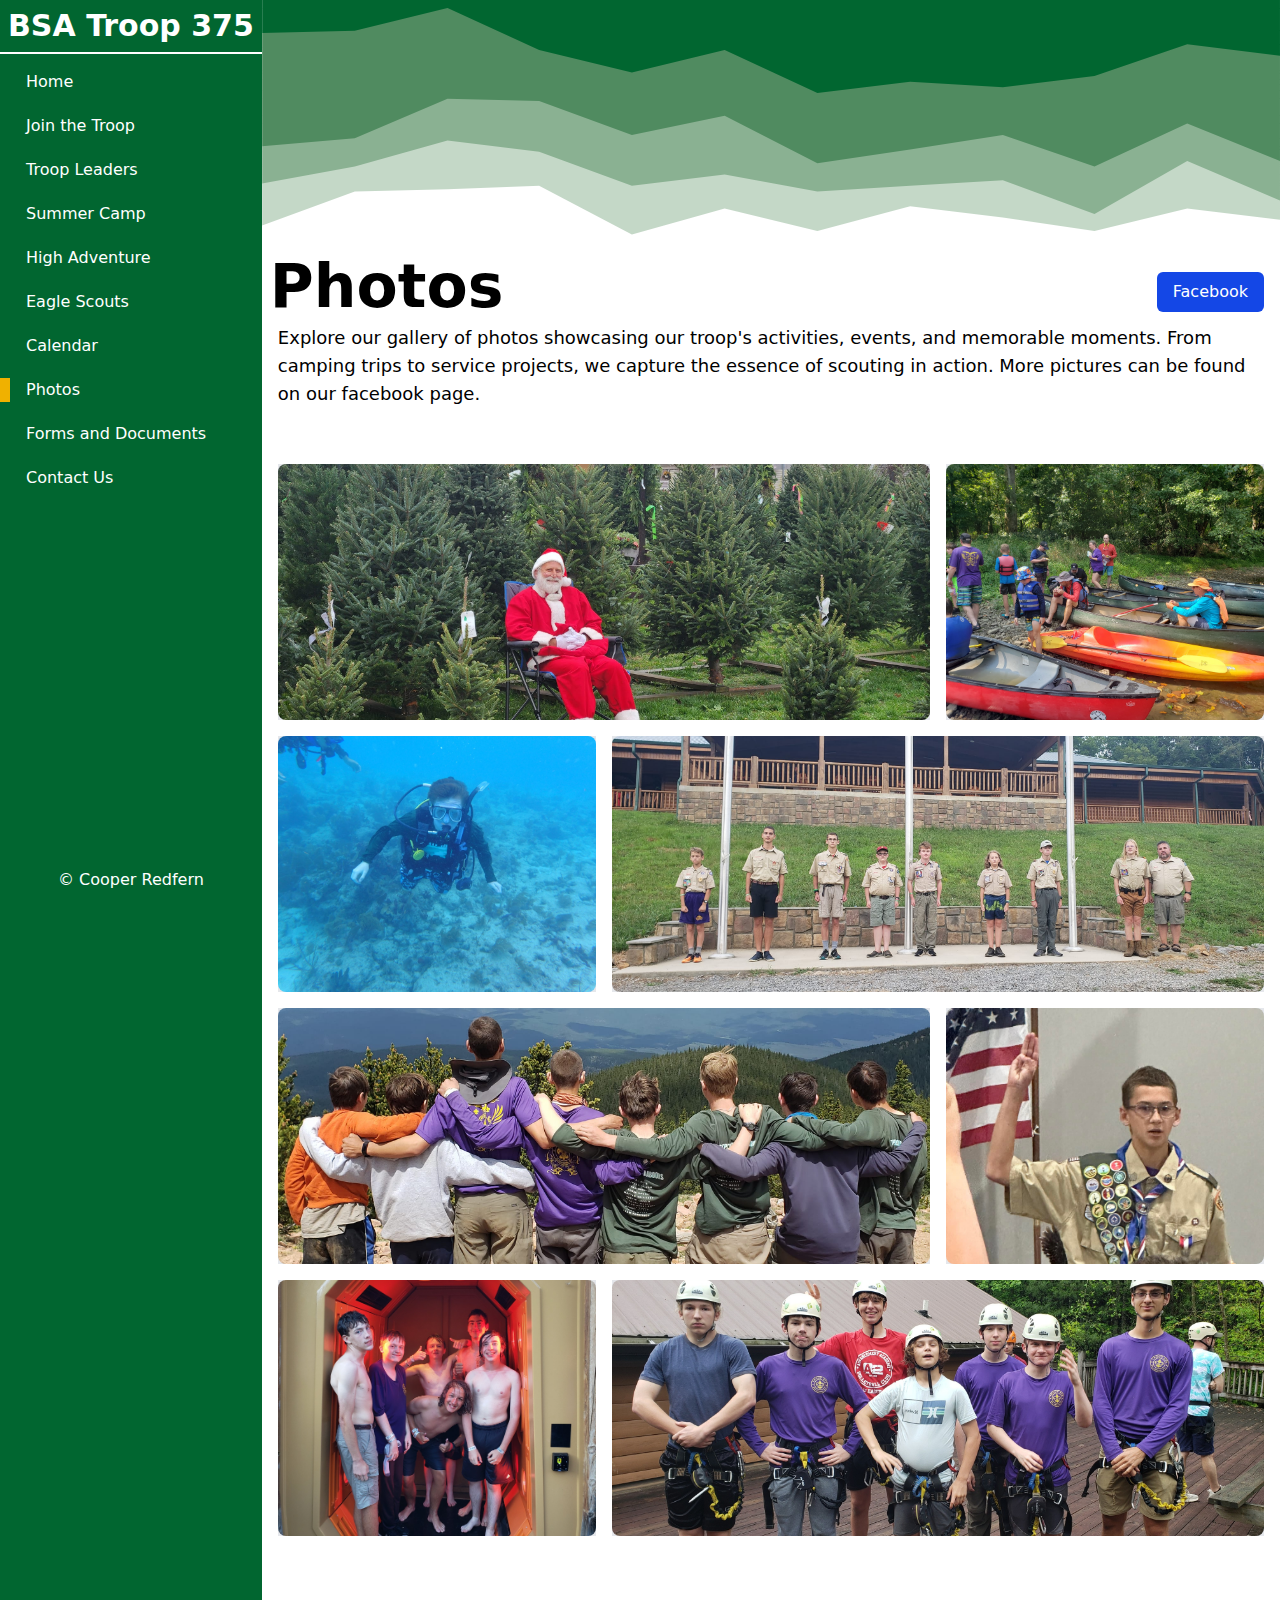
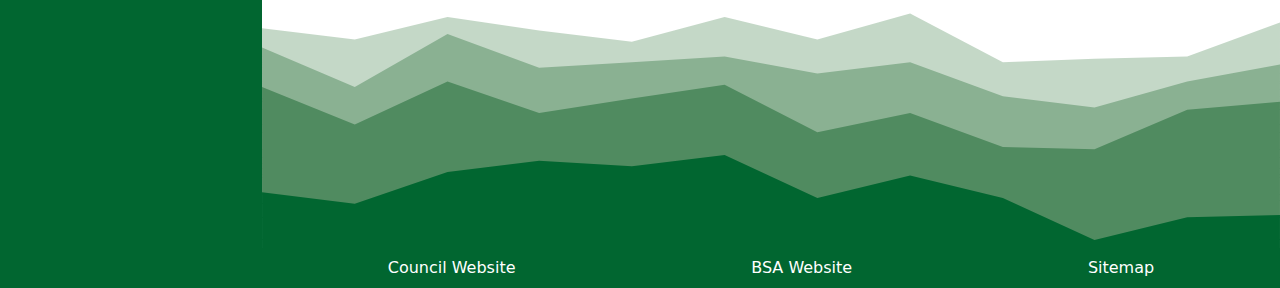
<file: photos.html>
<!DOCTYPE html>
<html lang="en">
    <head>
        <meta charset="UTF-8">
        <meta name="viewport" content="width=device-width, initial-scale=1.0">
        <title>BSA Troop 375</title>
        <link rel="stylesheet" href="styles.css">
    </head>
    <body class="overflow-x-hidden bg-green-800">
        <!-- Flex Container -->
        <div class="flex flex-col md:flex-row">
            <!-- Navigation Container -->
            <nav class="flex-shrink-0">
                <div class="w-screen md:w-auto md:h-screen text-white flex flex-col sticky top-0 z-2 bg-green-800">
                    <!-- Header -->
                    <div class="flex items-center justify-between p-2 border-b-2">
                        <h1 class="font-bold text-3xl">BSA Troop 375</h1>
                        <svg xmlns="http://www.w3.org/2000/svg" fill="none" viewBox="0 0 24 24" stroke-width="1.5" stroke="currentColor" id="burger" class="mr-2 size-9 hover:scale-125 transition-transform duration-300 md:hidden">
                        <path stroke-linecap="round" stroke-linejoin="round" d="M3.75 6.75h16.5M3.75 12h16.5m-16.5 5.25h16.5" />
                        </svg>
                        <svg xmlns="http://www.w3.org/2000/svg" fill="none" viewBox="0 0 24 24" stroke-width="1.5" stroke="currentColor" id="close" class="mr-2 size-9 hidden hover:scale-125 transition-transform duration-300 md:hidden">
                        <path stroke-linecap="round" stroke-linejoin="round" d="M6 18 18 6M6 6l12 12" />
                        </svg>
                    </div>
                    <!-- Navigation -->
                    <ul id="menu" class="hidden md:flex flex flex-col pt-4 pb-4 gap-5 flex-grow-1 overflow-y-auto">
                        <li class="border-l-10 border-green-800 pl-4"><a href="index.html" class="">Home</a></li>
                        <li class="border-l-10 border-green-800 pl-4"><a href="join.html" class="">Join the Troop</a></li>
                        <li class="border-l-10 border-green-800 pl-4"><a href="leaders.html" class="">Troop Leaders</a></li>
                        <li class="border-l-10 border-green-800 pl-4"><a href="camp.html" class="">Summer Camp</a></li>
                        <li class="border-l-10 border-green-800 pl-4"><a href="adventure.html" class="">High Adventure</a></li>
                        <li class="border-l-10 border-green-800 pl-4"><a href="eagle.html" class="">Eagle Scouts</a></li>
                        <li class="border-l-10 border-green-800 pl-4"><a href="calendar.html" class="">Calendar</a></li>
                        <li class="border-l-10 border-yellow-500 pl-4"><a href="photos.html" class="">Photos</a></li>
                        <li class="border-l-10 border-green-800 pl-4"><a href="forms.html" class="">Forms and Documents</a></li>
                        <li class="border-l-10 border-green-800 pl-4"><a href="contact.html" class="">Contact Us</a></li>
                    </ul>
                    <span class="text-center mb-2 hidden md:block">&COPY; Cooper Redfern</span>
                </div>
            </nav>
            <!-- Main Container -->
            <main class="flex-grow-1">
                <div class="bg-white">
                    <!-- Top Image -->
                    <section>
                        <div class="bg-[url('assets/images/peaks.svg')] w-full h-[20vw] rotate-180 bg-cover"></div>
                    </section>
                    <!-- Intro Section -->
                    <section>
                        <div class="mb-10">
                            <div class="flex ml-2 mb-2 justify-between  flex-wrap gap-x-8">
                                <h1 class="text-6xl font-bold">Photos</h1>
                                <a href="https://www.facebook.com/groups/2333632723429122" target="_blank" class="mr-4">
                                <button class="mt-4 bg-blue-700 text-white px-4 py-2 rounded-md hover:cursor-pointer hover:shadow-xl hover:scale-110 transition-all">
                                    Facebook
                                </button>
                                </a>
                            </div>
                            <p class="text-lg ml-4 mr-4">Explore our gallery of photos showcasing our troop's activities, events, and memorable moments. From camping trips to service projects, we capture the essence of scouting in action. More pictures can be found on our facebook page.</p>
                        </div>
                    </section>
                    <!-- Images -->
                    <section>
                        <div class="grid grid-cols-1 md:grid-cols-3 gap-4 p-4">
                            <div class="col-span-1 md:col-span-2 bg-gray-200">
                                <img src="assets/images/christmas.jpg" alt="Image 1" class="w-full h-64 object-cover rounded-lg">
                            </div>
                            <div class="col-span-1 bg-gray-200">
                                <img src="assets/images/river.jpg" alt="Image 2" class="w-full h-64 object-cover rounded-lg">
                            </div>
                            <div class="col-span-1 bg-gray-200">
                                <img src="assets/images/scuba.jpg" alt="Image 3" class="w-full h-64 object-cover rounded-lg">
                            </div>
                            <div class="col-span-1 md:col-span-2 bg-gray-200">
                                <img src="assets/images/scouts.jpg" alt="Image 4" class="w-full h-64 object-cover rounded-lg">
                            </div>
                            <div class="col-span-1 md:col-span-2 bg-gray-200">
                                <img src="assets/images/hiking.jpg" alt="Image 5" class="w-full h-64 object-cover rounded-lg">
                            </div>
                            <div class="col-span-1 bg-gray-200">
                                <img src="assets/images/court.jpg" alt="Image 6" class="w-full h-64 object-cover rounded-lg">
                            </div>
                            <div class="col-span-1 bg-gray-200">
                                <img src="assets/images/shower.jpg" alt="Image 7" class="w-full h-64 object-cover rounded-lg">
                            </div>
                            <div class="col-span-1 md:col-span-2 bg-gray-200">
                                <img src="assets/images/climbing.jpg" alt="Image 8" class="w-full h-64 object-cover rounded-lg">
                            </div>
                        </div>
                    </section>
                    <!-- bottom Image -->
                    <section>
                        <div class="bg-[url('assets/images/peaks.svg')] w-full h-[20vw] bg-cover mt-10"></div>
                    </section>
                    <!-- Footer Links -->
                    <section>
                        <div class="bg-green-800 text-white p-2">
                            <ul class="flex justify-around">
                                <li><a href="https://tecumsehcouncil.org/">Council Website</a></li>
                                <li><a href="https://www.scouting.org/">BSA Website</a></li>
                                <li><a href="sitemap.html">Sitemap</a></li>
                            </ul>
                        </div>
                    </section>
                </div>
            </main>
        </div>
        <script src="script.js"></script>
    </body>
</html>
</file>
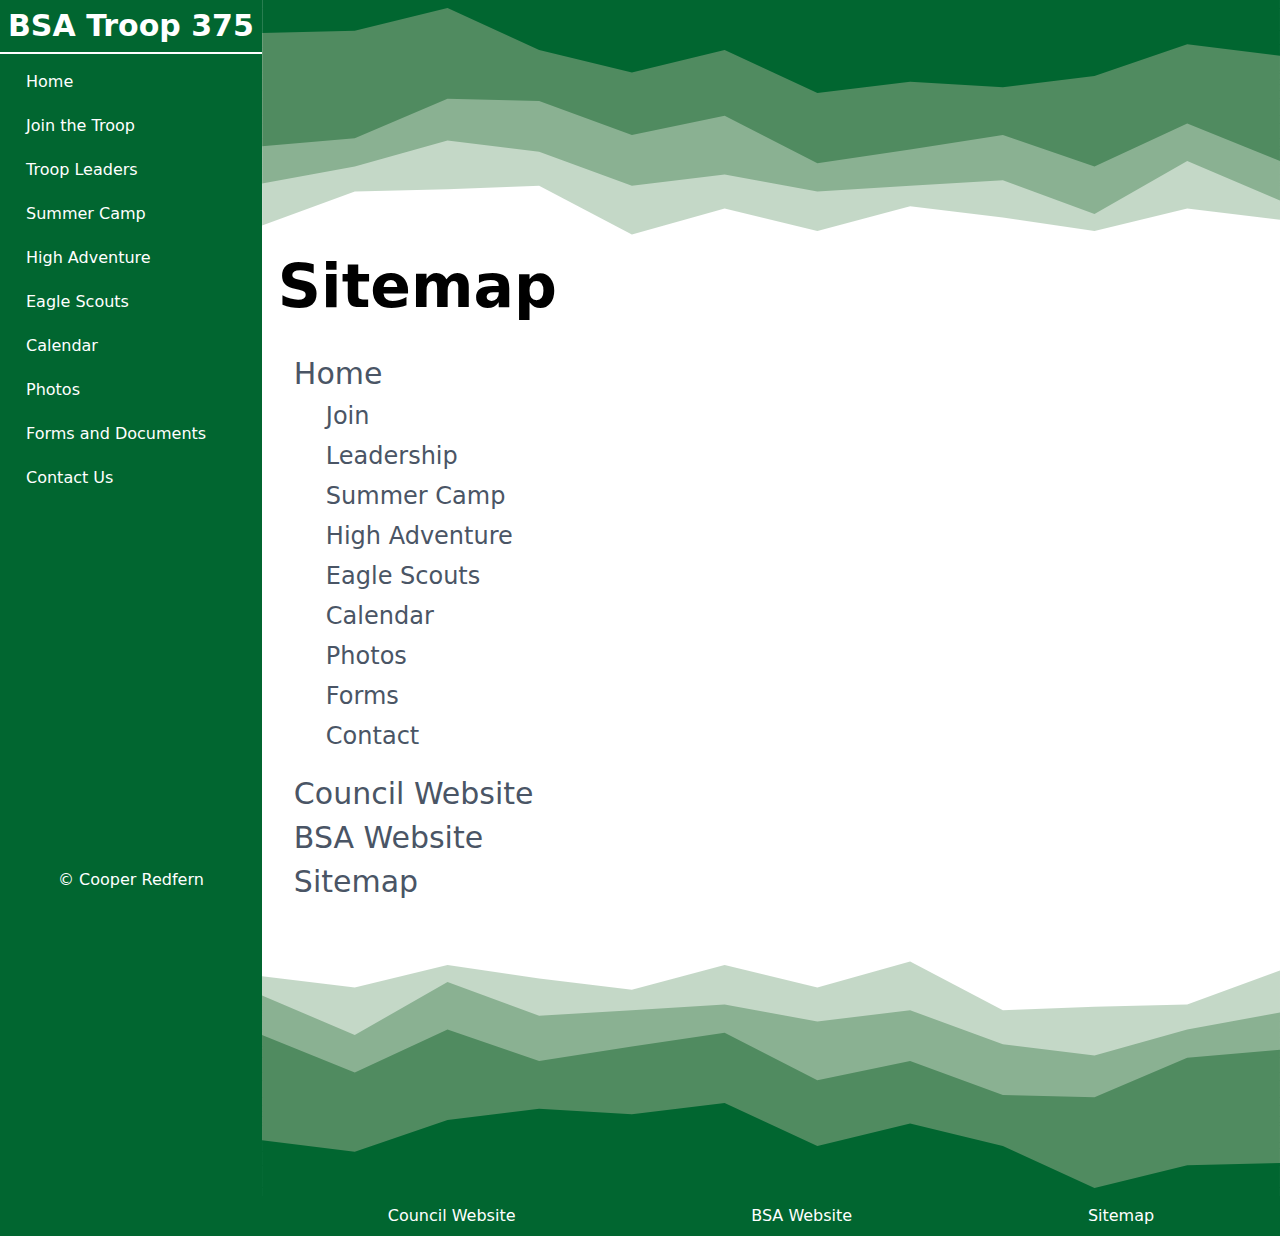
<file: sitemap.html>
<!DOCTYPE html>
<html lang="en">
    <head>
        <meta charset="UTF-8">
        <meta name="viewport" content="width=device-width, initial-scale=1.0">
        <title>BSA Troop 375</title>
        <link rel="stylesheet" href="styles.css">
    </head>
    <body class="overflow-x-hidden bg-green-800">
        <!-- Flex Container -->
        <div class="flex flex-col md:flex-row">
            <!-- Navigation Container -->
            <nav class="flex-shrink-0">
                <div class="w-screen md:w-auto md:h-screen text-white flex flex-col sticky top-0 z-2 bg-green-800">
                    <!-- Header -->
                    <div class="flex items-center justify-between p-2 border-b-2">
                        <h1 class="font-bold text-3xl">BSA Troop 375</h1>
                        <svg xmlns="http://www.w3.org/2000/svg" fill="none" viewBox="0 0 24 24" stroke-width="1.5" stroke="currentColor" id="burger" class="mr-2 size-9 hover:scale-125 transition-transform duration-300 md:hidden">
                        <path stroke-linecap="round" stroke-linejoin="round" d="M3.75 6.75h16.5M3.75 12h16.5m-16.5 5.25h16.5" />
                        </svg>
                        <svg xmlns="http://www.w3.org/2000/svg" fill="none" viewBox="0 0 24 24" stroke-width="1.5" stroke="currentColor" id="close" class="mr-2 size-9 hidden hover:scale-125 transition-transform duration-300 md:hidden">
                        <path stroke-linecap="round" stroke-linejoin="round" d="M6 18 18 6M6 6l12 12" />
                        </svg>
                    </div>
                    <!-- Navigation -->
                    <ul id="menu" class="hidden md:flex flex flex-col pt-4 pb-4 gap-5 flex-grow-1 overflow-y-auto">
                        <li class="border-l-10 border-green-800 pl-4"><a href="index.html" class="">Home</a></li>
                        <li class="border-l-10 border-green-800 pl-4"><a href="join.html" class="">Join the Troop</a></li>
                        <li class="border-l-10 border-green-800 pl-4"><a href="leaders.html" class="">Troop Leaders</a></li>
                        <li class="border-l-10 border-green-800 pl-4"><a href="camp.html" class="">Summer Camp</a></li>
                        <li class="border-l-10 border-green-800 pl-4"><a href="adventure.html" class="">High Adventure</a></li>
                        <li class="border-l-10 border-green-800 pl-4"><a href="eagle.html" class="">Eagle Scouts</a></li>
                        <li class="border-l-10 border-green-800 pl-4"><a href="calendar.html" class="">Calendar</a></li>
                        <li class="border-l-10 border-green-800 pl-4"><a href="photos.html" class="">Photos</a></li>
                        <li class="border-l-10 border-green-800 pl-4"><a href="forms.html" class="">Forms and Documents</a></li>
                        <li class="border-l-10 border-green-800 pl-4"><a href="contact.html" class="">Contact Us</a></li>
                    </ul>
                    <span class="text-center mb-2 hidden md:block">&COPY; Cooper Redfern</span>
                </div>
            </nav>
            <!-- Main Container -->
            <main class="flex-grow-1">
                <div class="bg-white">
                    <!-- Top Image -->
                    <section>
                        <div class="bg-[url('assets/images/peaks.svg')] w-full h-[20vw] rotate-180 bg-cover"></div>
                    </section>
                    <!-- Intro Section -->
                    <section>
                        <div class="mb-10">
                            <h1 class="text-6xl font-bold ml-4 mb-2">Sitemap</h1>
                        </div>
                    </section>
                    <!--Site Map -->
                    <section>
                        <ul class="text-3xl list-none ml-8 flex flex-col gap-2 mb-4 text-gray-600">
                            <li><a class="hover:text-blue-500" href="index.html">Home</a></li>
                            <ul class="text-2xl list-none ml-8 flex flex-col gap-2 mb-4 text-gray-600">
                                <li><a class="hover:text-blue-500" href="join.html">Join</a></li>
                                <li><a class="hover:text-blue-500" href="leaders.html">Leadership</a></li>
                                <li><a class="hover:text-blue-500" href="camp.html">Summer Camp</a></li>
                                <li><a class="hover:text-blue-500" href="adventure.html">High Adventure</a></li>
                                <li><a class="hover:text-blue-500" href="eagle.html">Eagle Scouts</a></li>
                                <li><a class="hover:text-blue-500" href="calendar.html">Calendar</a></li>
                                <li><a class="hover:text-blue-500" href="photos.html">Photos</a></li>
                                <li><a class="hover:text-blue-500" href="forms.html">Forms</a></li>
                                <li><a class="hover:text-blue-500" href="contact.html">Contact</a></li>
                            </ul>
                            <li><a class="hover:text-blue-500" href="https://tecumsehcouncil.org/">Council Website</a></li>
                            <li><a class="hover:text-blue-500" href="https://www.scouting.org/">BSA Website</a></li>
                            <li><a class="hover:text-blue-500" href="sitemap.html">Sitemap</a></li>
                        </ul>
                    </section>
                    <!-- bottom Image -->
                    <section>
                        <div class="bg-[url('assets/images/peaks.svg')] w-full h-[20vw] bg-cover mt-10"></div>
                    </section>
                    <!-- Footer Links -->
                    <section>
                        <div class="bg-green-800 text-white p-2">
                            <ul class="flex justify-around">
                                <li><a href="https://tecumsehcouncil.org/">Council Website</a></li>
                                <li><a href="https://www.scouting.org/">BSA Website</a></li>
                                <li><a href="sitemap.html">Sitemap</a></li>
                            </ul>
                        </div>
                    </section>
                </div>
            </main>
        </div>
        <script src="script.js"></script>
    </body>
</html>
</file>
